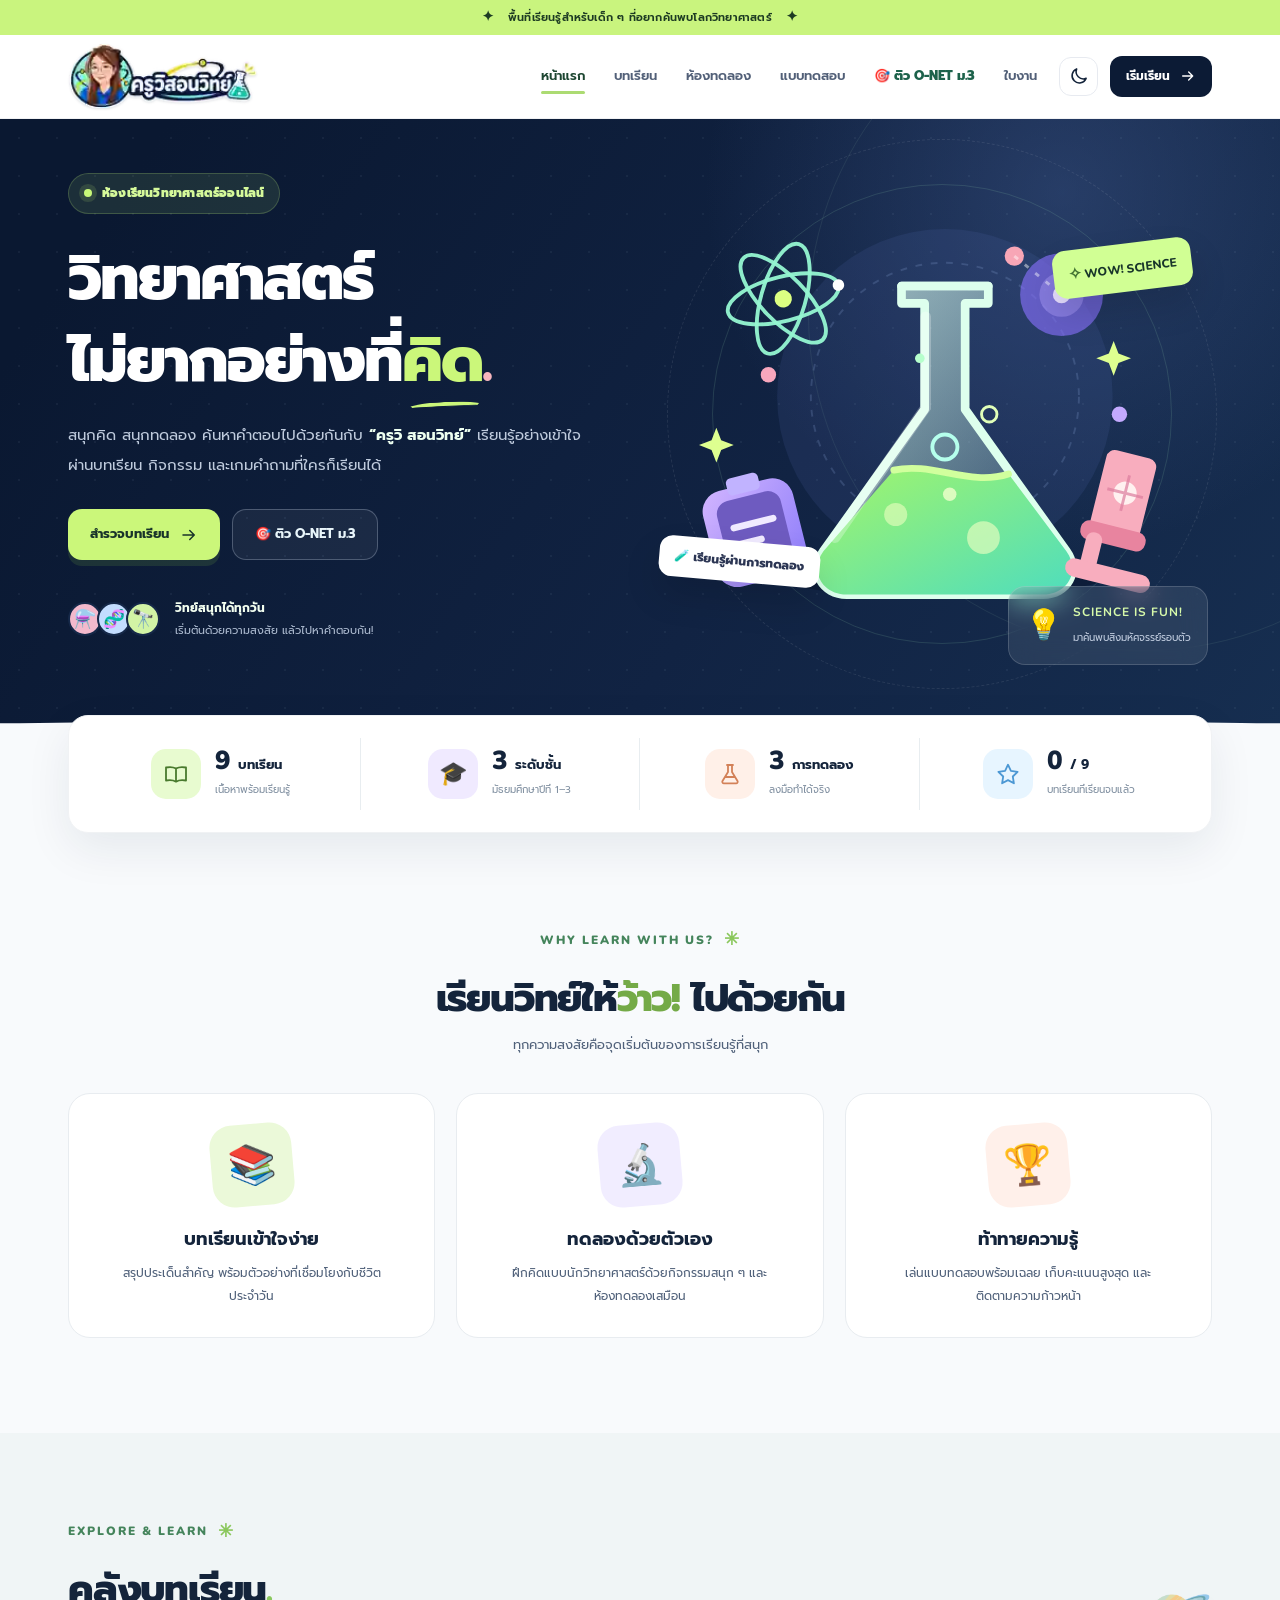
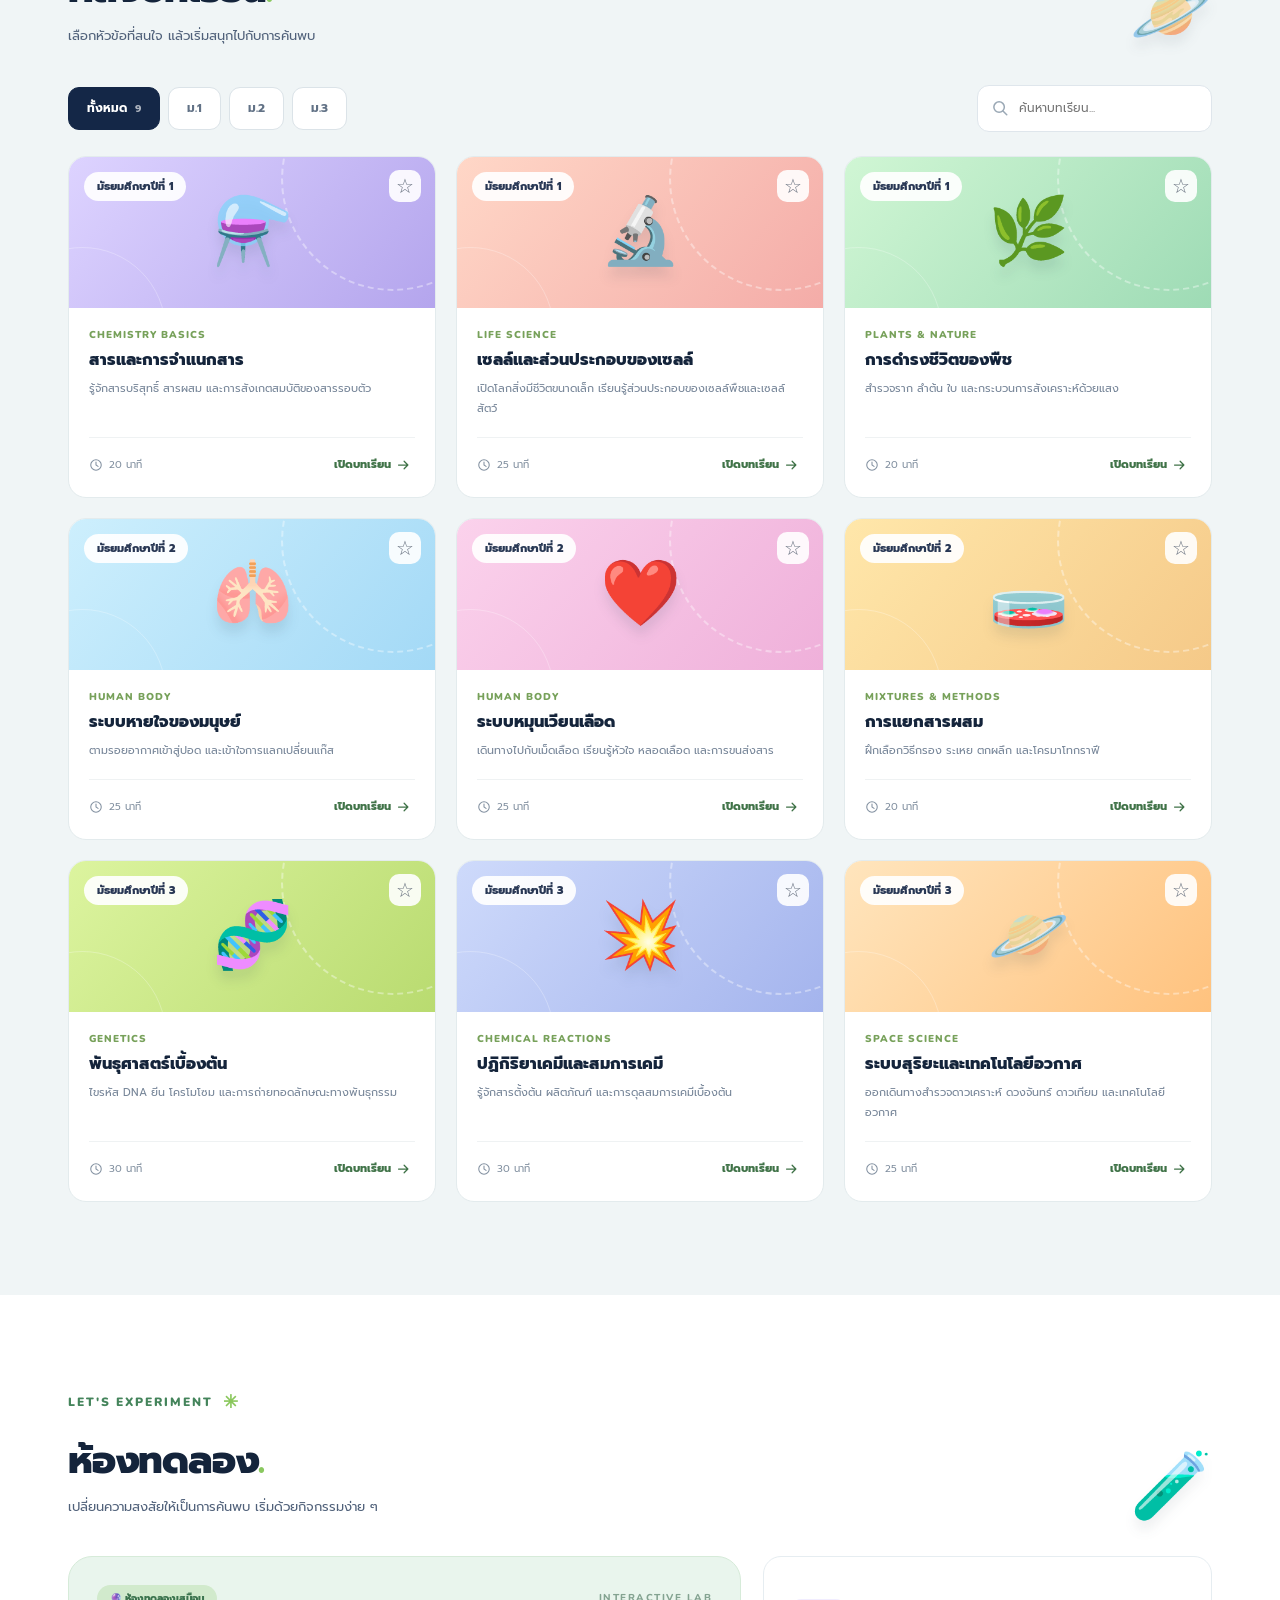
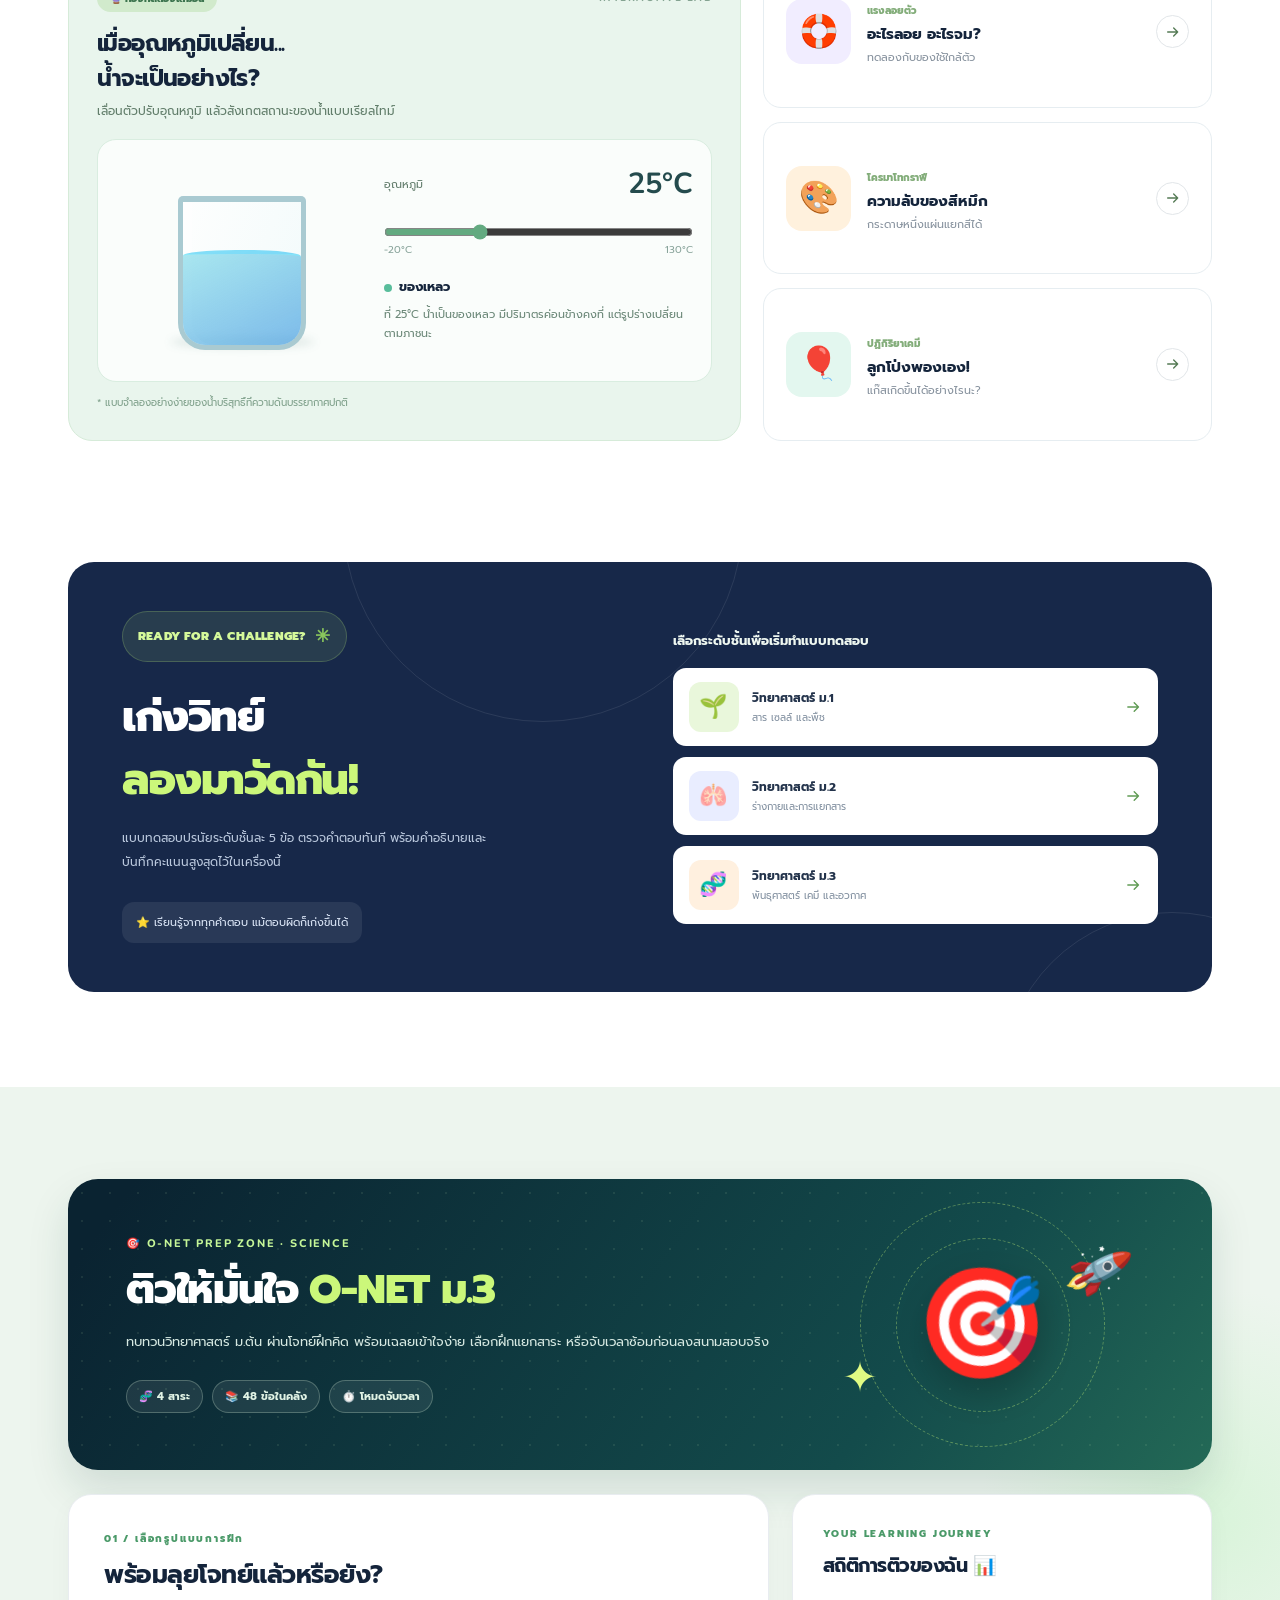
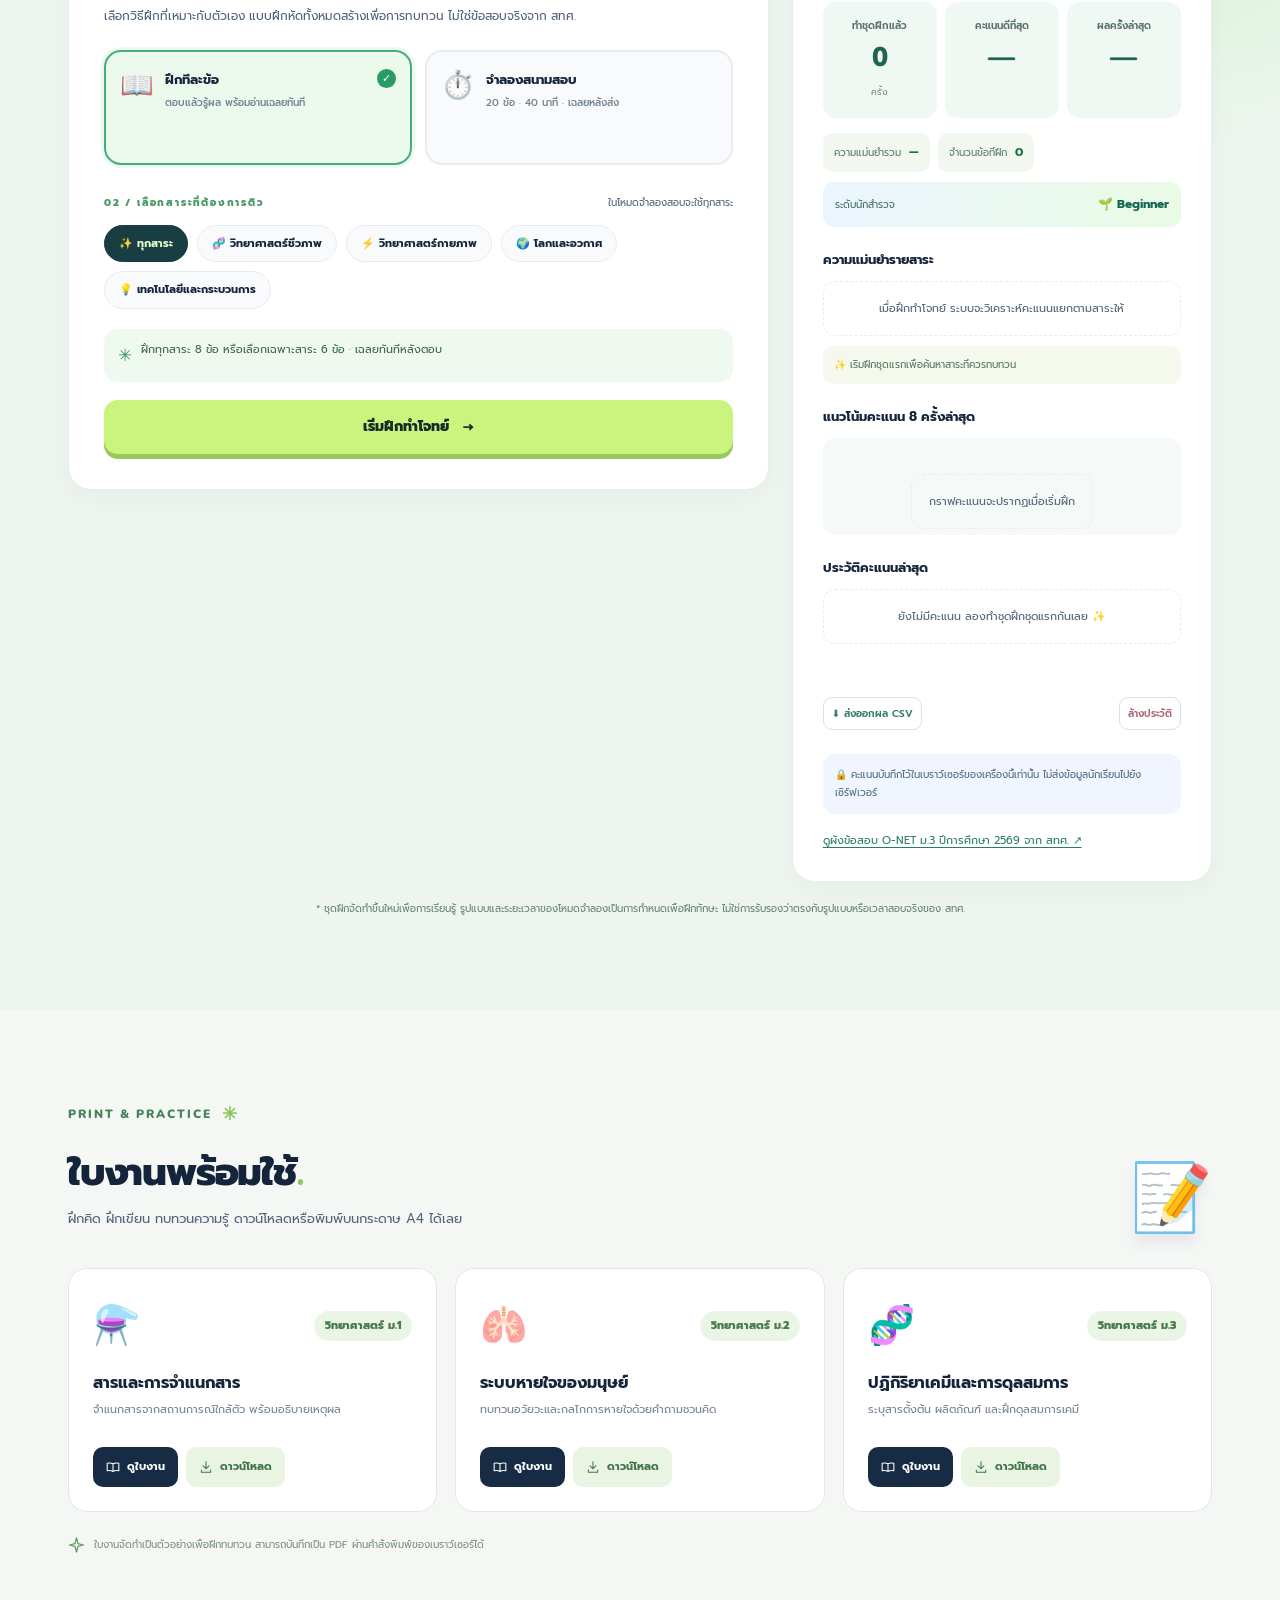
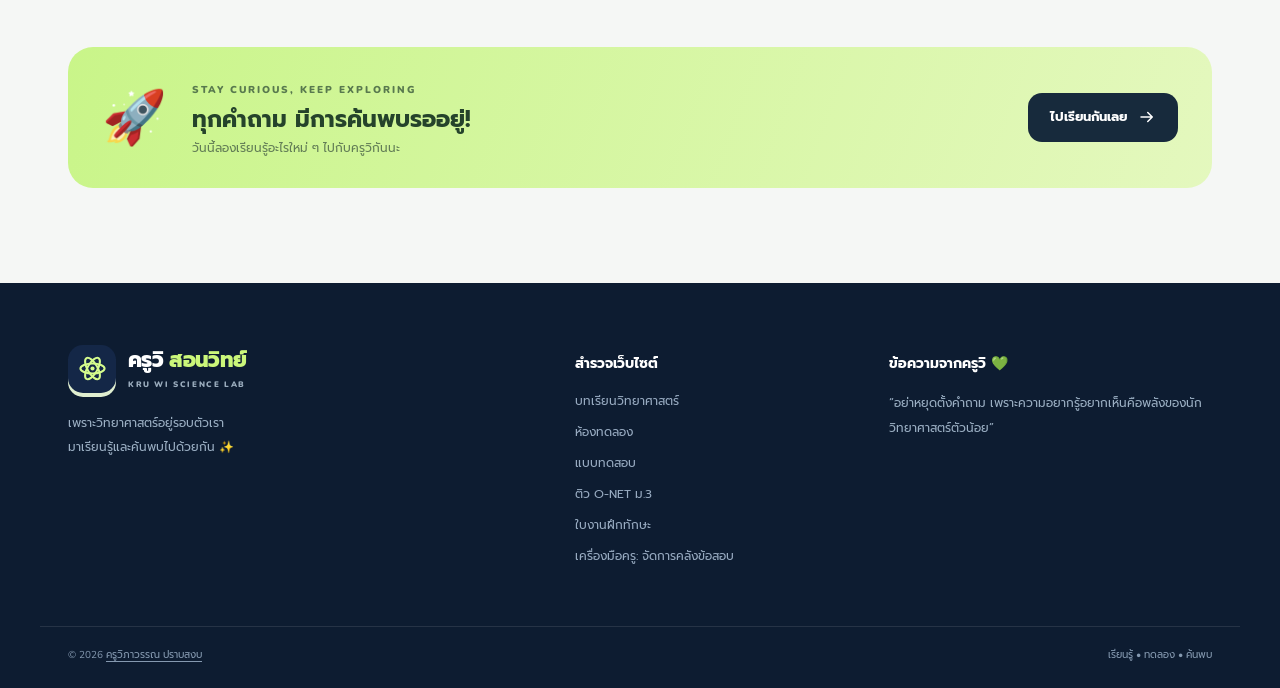
<file: index.html>
<!doctype html>
<html lang="th">
<head>
  <meta charset="utf-8">
  <meta name="viewport" content="width=device-width, initial-scale=1">
  <meta name="theme-color" content="#0b1933">
  <meta name="description" content="ครูวิ สอนวิทย์ เว็บไซต์เรียนรู้วิทยาศาสตร์ ม.1–ม.3 พร้อมบทเรียน ห้องทดลอง แบบทดสอบ ติว O-NET ม.3 และใบงาน">
  <meta property="og:title" content="ครูวิ สอนวิทย์ | สนุกคิด สนุกทดลอง">
  <meta property="og:description" content="ห้องเรียนวิทยาศาสตร์ออนไลน์ เรียนง่าย เข้าใจจริง ทดลองได้ทุกวัน">
  <title>ครูวิ สอนวิทย์ | สนุกคิด สนุกทดลอง</title>
  <link rel="icon" type="image/webp" href="logo-emblem.webp?v=1">
  <link rel="manifest" href="site.webmanifest">
  <meta property="og:image" content="https://kruwi-science.pages.dev/logo-horizontal.webp">
  <link rel="preconnect" href="https://fonts.googleapis.com">
  <link rel="preconnect" href="https://fonts.gstatic.com" crossorigin>
  <link href="https://fonts.googleapis.com/css2?family=Prompt:wght@400;500;600;700;800&family=Nunito:wght@500;600;700;800;900&display=swap" rel="stylesheet">
  <link rel="stylesheet" href="styles.css">
  <link rel="stylesheet" href="onet.css">
  <script defer src="app.js"></script>
  <script defer src="onet-bank.js"></script>
  <script defer src="onet.js"></script>
</head>
<body>
  <!-- SVG icons supplied locally to keep the website usable without an icon service. -->
  <svg class="svg-sprite" xmlns="http://www.w3.org/2000/svg" aria-hidden="true">
    <symbol id="icon-atom" viewBox="0 0 24 24"><circle cx="12" cy="12" r="1.7" fill="currentColor" stroke="none"/><ellipse cx="12" cy="12" rx="10" ry="4.1" fill="none" stroke="currentColor" stroke-width="1.7"/><ellipse cx="12" cy="12" rx="10" ry="4.1" transform="rotate(60 12 12)" fill="none" stroke="currentColor" stroke-width="1.7"/><ellipse cx="12" cy="12" rx="10" ry="4.1" transform="rotate(-60 12 12)" fill="none" stroke="currentColor" stroke-width="1.7"/></symbol>
    <symbol id="icon-arrow" viewBox="0 0 24 24"><path d="M4 12h15m-6-6 6 6-6 6" fill="none" stroke="currentColor" stroke-width="2" stroke-linecap="round" stroke-linejoin="round"/></symbol>
    <symbol id="icon-book" viewBox="0 0 24 24"><path d="M12 6.5C9 4.8 5.6 4.8 2 5.5v13c3.7-.7 7-.7 10 1.2 3-1.9 6.3-1.9 10-1.2v-13c-3.6-.7-7-.7-10 1zM12 6.5v13.2" fill="none" stroke="currentColor" stroke-width="1.8" stroke-linecap="round" stroke-linejoin="round"/></symbol>
    <symbol id="icon-flask" viewBox="0 0 24 24"><path d="M9 3h6M10 3v7L4.5 19a1.6 1.6 0 0 0 1.4 2.4h12.2a1.6 1.6 0 0 0 1.4-2.4L14 10V3M8 15h8" fill="none" stroke="currentColor" stroke-width="1.8" stroke-linejoin="round" stroke-linecap="round"/></symbol>
    <symbol id="icon-check" viewBox="0 0 24 24"><path d="m5 12 4.5 4.5L19 7" fill="none" stroke="currentColor" stroke-width="2.2" stroke-linecap="round" stroke-linejoin="round"/></symbol>
    <symbol id="icon-search" viewBox="0 0 24 24"><circle cx="10.8" cy="10.8" r="7" fill="none" stroke="currentColor" stroke-width="2"/><path d="m16 16 5 5" fill="none" stroke="currentColor" stroke-width="2" stroke-linecap="round"/></symbol>
    <symbol id="icon-sun" viewBox="0 0 24 24"><circle cx="12" cy="12" r="4" fill="none" stroke="currentColor" stroke-width="2"/><path d="M12 2v2m0 16v2M2 12h2m16 0h2M4.9 4.9l1.5 1.5m11.2 11.2 1.5 1.5m0-14.2-1.5 1.5M6.4 17.6l-1.5 1.5" fill="none" stroke="currentColor" stroke-width="2" stroke-linecap="round"/></symbol>
    <symbol id="icon-moon" viewBox="0 0 24 24"><path d="M20.5 14.8A8.7 8.7 0 0 1 9.2 3.5 8.7 8.7 0 1 0 20.5 14.8z" fill="none" stroke="currentColor" stroke-width="1.9" stroke-linejoin="round"/></symbol>
    <symbol id="icon-menu" viewBox="0 0 24 24"><path d="M4 7h16M4 12h16M4 17h16" fill="none" stroke="currentColor" stroke-width="2" stroke-linecap="round"/></symbol>
    <symbol id="icon-close" viewBox="0 0 24 24"><path d="m5 5 14 14M19 5 5 19" fill="none" stroke="currentColor" stroke-width="2" stroke-linecap="round"/></symbol>
    <symbol id="icon-play" viewBox="0 0 24 24"><path d="m8 5 11 7-11 7z" fill="none" stroke="currentColor" stroke-width="2" stroke-linejoin="round"/></symbol>
    <symbol id="icon-star" viewBox="0 0 24 24"><path d="m12 2.7 2.9 6.1 6.7 1-4.8 4.7 1.1 6.8-5.9-3.2-5.9 3.2 1.1-6.8-4.8-4.7 6.7-1z" fill="none" stroke="currentColor" stroke-width="1.8" stroke-linejoin="round"/></symbol>
    <symbol id="icon-clock" viewBox="0 0 24 24"><circle cx="12" cy="12" r="9" fill="none" stroke="currentColor" stroke-width="1.8"/><path d="M12 7v5l3.5 2.3" fill="none" stroke="currentColor" stroke-width="1.8" stroke-linecap="round"/></symbol>
    <symbol id="icon-printer" viewBox="0 0 24 24"><path d="M6 9V3h12v6M6 17H4a2 2 0 0 1-2-2v-5a2 2 0 0 1 2-2h16a2 2 0 0 1 2 2v5a2 2 0 0 1-2 2h-2M6 14h12v8H6zM17.5 11h.5" fill="none" stroke="currentColor" stroke-width="1.8" stroke-linecap="round" stroke-linejoin="round"/></symbol>
    <symbol id="icon-spark" viewBox="0 0 24 24"><path d="m12 2 2.1 7.9L22 12l-7.9 2.1L12 22l-2.1-7.9L2 12l7.9-2.1z" fill="none" stroke="currentColor" stroke-width="1.8" stroke-linejoin="round"/></symbol>
    <symbol id="icon-download" viewBox="0 0 24 24"><path d="M12 3v12m-5-5 5 5 5-5M4 17v4h16v-4" fill="none" stroke="currentColor" stroke-width="1.8" stroke-linecap="round" stroke-linejoin="round"/></symbol>
  </svg>

  <div class="announcement"><span class="tiny-spark">✦</span> พื้นที่เรียนรู้สำหรับเด็ก ๆ ที่อยากค้นพบโลกวิทยาศาสตร์ <span class="tiny-spark">✦</span></div>
  <header class="site-header" id="top">
    <div class="container header-inner">
      <a class="brand" href="#home" aria-label="ครูวิ สอนวิทย์ หน้าแรก">
        <img class="brand-logo" src="logo-horizontal.webp" width="180" height="60" alt="ครูวิสอนวิทย์" decoding="async">
      </a>
      <nav class="main-nav" id="mainNav" aria-label="เมนูหลัก">
        <a href="#home" class="nav-link is-active">หน้าแรก</a>
        <a href="#lessons" class="nav-link">บทเรียน</a>
        <a href="#lab" class="nav-link">ห้องทดลอง</a>
        <a href="#quiz" class="nav-link">แบบทดสอบ</a>
        <a href="#onet" class="nav-link nav-onet">🎯 ติว O-NET ม.3</a>
        <a href="#worksheets" class="nav-link">ใบงาน</a>
      </nav>
      <div class="header-actions">
        <button type="button" id="themeToggle" class="icon-button theme-button" aria-label="เปลี่ยนโหมดสี" title="เปลี่ยนโหมดสี"><svg class="i"><use href="#icon-moon"/></svg></button>
        <a href="#lessons" class="header-cta">เริ่มเรียน <svg class="i"><use href="#icon-arrow"/></svg></a>
        <button type="button" id="menuToggle" class="icon-button mobile-menu-button" aria-label="เปิดเมนู" aria-expanded="false" aria-controls="mainNav"><svg class="i"><use href="#icon-menu"/></svg></button>
      </div>
    </div>
  </header>

  <main>
    <section id="home" class="hero section-anchor">
      <div class="hero-noise"></div>
      <div class="container hero-grid">
        <div class="hero-content">
          <div class="eyebrow hero-eyebrow"><span class="eyebrow-dot"></span> ห้องเรียนวิทยาศาสตร์ออนไลน์</div>
          <h1>วิทยาศาสตร์<br>ไม่ยากอย่างที่<span class="highlight-text">คิด<span class="under-swoosh"></span></span><span class="heading-dot">.</span></h1>
          <p class="hero-description">สนุกคิด สนุกทดลอง ค้นหาคำตอบไปด้วยกันกับ <strong>“ครูวิ สอนวิทย์”</strong> เรียนรู้อย่างเข้าใจ ผ่านบทเรียน กิจกรรม และเกมคำถามที่ใครก็เรียนได้</p>
          <div class="hero-buttons"><a class="btn btn-lime" href="#lessons">สำรวจบทเรียน <svg class="i"><use href="#icon-arrow"/></svg></a><a class="btn btn-outline-light" href="#onet">🎯 ติว O-NET ม.3</a></div>
          <div class="hero-social-proof"><div class="mini-avatars"><span>⚗️</span><span>🧬</span><span>🔭</span></div><div><strong>วิทย์สนุกได้ทุกวัน</strong><small>เริ่มต้นด้วยความสงสัย แล้วไปหาคำตอบกัน!</small></div></div>
        </div>
        <div class="hero-art" role="img" aria-label="ภาพประกอบขวดทดลองวิทยาศาสตร์ กล้องจุลทรรศน์ และวงโคจรอะตอม">
          <div class="orbit orbit-one"></div><div class="orbit orbit-two"></div>
          <div class="floating-label float-a"><span class="label-icon">✧</span> WOW! SCIENCE</div>
          <div class="floating-label float-b">🧪 <span>เรียนรู้ผ่านการทดลอง</span></div>
          <div class="hero-illustration">
            <svg viewBox="0 0 560 490" xmlns="http://www.w3.org/2000/svg" aria-hidden="true">
              <defs><linearGradient id="liquid" x1="0" y1="0" x2="1" y2="1"><stop stop-color="#a3f56a"/><stop offset="1" stop-color="#4fddbd"/></linearGradient><linearGradient id="glass" x1="0" y1="0" x2="1" y2="1"><stop stop-color="#defff2" stop-opacity=".7"/><stop offset="1" stop-color="#c2f9e5" stop-opacity=".08"/></linearGradient><linearGradient id="purple" x1="0" y1="0" x2="1" y2="1"><stop stop-color="#d2b5ff"/><stop offset="1" stop-color="#8b7bfa"/></linearGradient><filter id="glow"><feGaussianBlur stdDeviation="13"/></filter></defs>
              <ellipse cx="277" cy="412" rx="179" ry="23" fill="#09152c" opacity=".55"/>
              <circle cx="283" cy="228" r="174" fill="#5e73be" opacity=".13"/><circle cx="283" cy="228" r="139" fill="none" stroke="#aac6fc" stroke-opacity=".17" stroke-dasharray="7 9" stroke-width="2"/>
              <g transform="translate(38 12) rotate(-14 80 125)"><ellipse cx="80" cy="114" rx="59" ry="23" fill="none" stroke="#95f7d2" stroke-width="4" opacity=".95"/><ellipse cx="80" cy="114" rx="59" ry="23" transform="rotate(60 80 114)" fill="none" stroke="#95f7d2" stroke-width="4" opacity=".95"/><ellipse cx="80" cy="114" rx="59" ry="23" transform="rotate(-60 80 114)" fill="none" stroke="#95f7d2" stroke-width="4" opacity=".95"/><circle cx="80" cy="114" r="9" fill="#dcff82"/><circle cx="139" cy="114" r="6" fill="#ffffff"/></g>
              <g transform="translate(303 18)"><circle cx="101" cy="104" r="43" fill="#846ff8" opacity=".65"/><circle cx="101" cy="104" r="23" fill="#b6a6ff" opacity=".38"/><circle cx="101" cy="104" r="9" fill="#e6deff"/><circle cx="52" cy="64" r="10" fill="#f8a6b6"/><circle cx="160" cy="63" r="6" fill="#a4f4d6"/><path d="M52 64 101 104 160 63" stroke="white" stroke-opacity=".45" stroke-width="3" stroke-dasharray="5 9" fill="none"/></g>
              <g transform="translate(120 65)"><path d="M118 48h90v18h-24v110l105 147c15 21 1 45-24 45H61c-25 0-39-24-24-45l105-147V66h-24z" fill="url(#glass)" stroke="#ddffed" stroke-width="9" stroke-linejoin="round"/><path d="M110 239c40-9 78 17 119 4l60 80c15 21 1 45-24 45H61c-25 0-39-24-24-45z" fill="url(#liquid)"/><path d="M110 239c40-9 78 17 119 4" fill="none" stroke="#d1ff9d" stroke-width="7" stroke-linecap="round"/><path d="M143 80v94L49 309" fill="none" stroke="white" stroke-opacity=".28" stroke-width="11" stroke-linecap="round"/><circle cx="112" cy="285" r="12" fill="#ecffbf" opacity=".6"/><circle cx="203" cy="309" r="17" fill="#eaffc0" opacity=".65"/><circle cx="168" cy="264" r="7" fill="#f1ffcd" opacity=".8"/><circle cx="163" cy="215" r="13" fill="none" stroke="#b5ffec" stroke-width="4"/><circle cx="209" cy="181" r="8" fill="none" stroke="#e1ffb9" stroke-width="3"/><circle cx="137" cy="123" r="5" fill="#b6ffcc"/><path d="M118 48h90" stroke="#ddffed" stroke-width="9" stroke-linecap="round"/></g>
              <g transform="translate(18 305) rotate(-14 67 60)"><rect x="19" y="13" width="96" height="102" rx="22" fill="url(#purple)"/><rect x="33" y="25" width="68" height="74" rx="14" fill="#6e5bc0"/><path d="M47 54h42M47 72h25" stroke="#f0eaff" stroke-width="7" stroke-linecap="round"/><rect x="50" y="3" width="34" height="18" rx="5" fill="#c1b3ff"/></g>
              <g transform="translate(417 286) rotate(14 50 70)"><rect x="18" y="1" width="53" height="91" rx="9" fill="#f8adbe"/><rect x="10" y="78" width="69" height="20" rx="9" fill="#e8849f"/><rect x="18" y="89" width="17" height="45" rx="8" fill="#f8adbe"/><rect x="4" y="120" width="90" height="19" rx="10" fill="#f8adbe"/><circle cx="46" cy="42" r="12" fill="#fff1f0"/><path d="M46 23v38M27 42h38" stroke="#dc7d9e" stroke-width="3" opacity=".7"/></g>
              <g fill="#deff90"><path d="m46 260 5 13 13 5-13 5-5 13-5-13-13-5 13-5z"/><path d="m458 170 5 13 13 5-13 5-5 13-5-13-13-5 13-5z"/></g><circle cx="464" cy="246" r="8" fill="#c4aaff"/><circle cx="100" cy="205" r="8" fill="#f8a7bd"/><circle cx="476" cy="100" r="5" fill="#e4ffac"/>
            </svg>
          </div>
          <div class="hero-art-caption"><span class="caption-emoji">💡</span><span><strong>SCIENCE IS FUN!</strong><small>มาค้นพบสิ่งมหัศจรรย์รอบตัว</small></span></div>
        </div>
      </div>
      <div class="hero-bottom-curve"></div>
    </section>

    <section class="container stats-wrap" aria-label="ข้อมูลเว็บไซต์">
      <div class="stats-strip">
        <div class="stat-item"><div class="stat-icon stat-lime"><svg class="i"><use href="#icon-book"/></svg></div><div><strong>9 <span>บทเรียน</span></strong><small>เนื้อหาพร้อมเรียนรู้</small></div></div>
        <div class="stat-item"><div class="stat-icon stat-purple">🎓</div><div><strong>3 <span>ระดับชั้น</span></strong><small>มัธยมศึกษาปีที่ 1–3</small></div></div>
        <div class="stat-item"><div class="stat-icon stat-peach"><svg class="i"><use href="#icon-flask"/></svg></div><div><strong>3 <span>การทดลอง</span></strong><small>ลงมือทำได้จริง</small></div></div>
        <div class="stat-item"><div class="stat-icon stat-blue"><svg class="i"><use href="#icon-star"/></svg></div><div><strong id="completedCount">0 <span>/ 9</span></strong><small>บทเรียนที่เรียนจบแล้ว</small></div></div>
      </div>
    </section>

    <section class="section section-features">
      <div class="container"><div class="section-head center"><div class="eyebrow eyebrow-center">WHY LEARN WITH US? <span>✳</span></div><h2>เรียนวิทย์ให้<span class="text-lime-on-light">ว้าว!</span> ไปด้วยกัน</h2><p>ทุกความสงสัยคือจุดเริ่มต้นของการเรียนรู้ที่สนุก</p></div>
      <div class="feature-grid">
        <article class="feature-card"><div class="feature-emoji f-1">📚</div><h3>บทเรียนเข้าใจง่าย</h3><p>สรุปประเด็นสำคัญ พร้อมตัวอย่างที่เชื่อมโยงกับชีวิตประจำวัน</p></article>
        <article class="feature-card"><div class="feature-emoji f-2">🔬</div><h3>ทดลองด้วยตัวเอง</h3><p>ฝึกคิดแบบนักวิทยาศาสตร์ด้วยกิจกรรมสนุก ๆ และห้องทดลองเสมือน</p></article>
        <article class="feature-card"><div class="feature-emoji f-3">🏆</div><h3>ท้าทายความรู้</h3><p>เล่นแบบทดสอบพร้อมเฉลย เก็บคะแนนสูงสุด และติดตามความก้าวหน้า</p></article>
      </div></div>
    </section>

    <section id="lessons" class="section section-lessons section-anchor">
      <div class="container">
        <div class="section-head split-head"><div><div class="eyebrow">EXPLORE & LEARN <span>✳</span></div><h2>คลังบทเรียน<span class="title-dot">.</span></h2><p>เลือกหัวข้อที่สนใจ แล้วเริ่มสนุกไปกับการค้นพบ</p></div><div class="section-head-decoration">🪐</div></div>
        <div class="lesson-toolbar"><div class="filter-pills" role="group" aria-label="กรองบทเรียนตามระดับชั้น"><button class="filter-pill active" type="button" data-grade="all" aria-pressed="true">ทั้งหมด <span>9</span></button><button class="filter-pill" type="button" data-grade="1" aria-pressed="false">ม.1</button><button class="filter-pill" type="button" data-grade="2" aria-pressed="false">ม.2</button><button class="filter-pill" type="button" data-grade="3" aria-pressed="false">ม.3</button></div><label class="search-box"><svg class="i"><use href="#icon-search"/></svg><input id="lessonSearch" type="search" placeholder="ค้นหาบทเรียน..." autocomplete="off" aria-label="ค้นหาบทเรียน"></label></div>
        <div id="lessonGrid" class="lesson-grid" aria-live="polite"></div><div id="noLessons" class="empty-state" hidden>🔎 ไม่พบบทเรียนที่ค้นหา ลองใช้คำค้นอื่นดูนะ</div>
      </div>
    </section>

    <section id="lab" class="section section-lab section-anchor">
      <div class="container"><div class="section-head split-head"><div><div class="eyebrow">LET'S EXPERIMENT <span>✳</span></div><h2>ห้องทดลอง<span class="title-dot">.</span></h2><p>เปลี่ยนความสงสัยให้เป็นการค้นพบ เริ่มด้วยกิจกรรมง่าย ๆ</p></div><div class="section-head-decoration">🧪</div></div>
        <div class="lab-grid">
          <article class="lab-card lab-card-main"><div class="lab-card-top"><span class="pill-soft">🔮 ห้องทดลองเสมือน</span><span class="small-muted">INTERACTIVE LAB</span></div><h3>เมื่ออุณหภูมิเปลี่ยน...<br>น้ำจะเป็นอย่างไร?</h3><p>เลื่อนตัวปรับอุณหภูมิ แล้วสังเกตสถานะของน้ำแบบเรียลไทม์</p>
            <div class="simulator"><div class="sim-visual" id="simVisual"><div class="sim-bubbles"><i></i><i></i><i></i><i></i></div><div class="sim-cup"><div class="sim-liquid"></div><div class="sim-ice">❄</div><div class="sim-vapor">♨</div></div></div>
              <div class="sim-controls"><div class="sim-temp-label"><span>อุณหภูมิ</span><strong><span id="temperatureValue">25</span>°C</strong></div><input id="temperatureSlider" type="range" min="-20" max="130" step="1" value="25" aria-label="ปรับอุณหภูมิของน้ำ"><div class="temp-legend"><span>−20°C</span><span>130°C</span></div><div class="sim-state"><span class="state-dot"></span><strong id="waterState">ของเหลว</strong></div><p id="waterExplanation" class="sim-description">ที่ 25°C น้ำอยู่ในสถานะของเหลว ไหลและเปลี่ยนรูปร่างตามภาชนะ</p></div>
            </div><div class="sim-footnote">* แบบจำลองอย่างง่ายของน้ำบริสุทธิ์ที่ความดันบรรยากาศปกติ</div></article>
          <div class="lab-small-grid" id="experimentGrid"></div>
        </div>
      </div>
    </section>

    <section id="quiz" class="section section-quiz section-anchor"><div class="container"><div class="quiz-panel"><div class="quiz-panel-deco d1"></div><div class="quiz-panel-deco d2"></div><div class="quiz-copy"><div class="eyebrow hero-eyebrow">READY FOR A CHALLENGE? <span>✳</span></div><h2>เก่งวิทย์<br><em>ลองมาวัดกัน!</em></h2><p>แบบทดสอบปรนัยระดับชั้นละ 5 ข้อ ตรวจคำตอบทันที พร้อมคำอธิบายและบันทึกคะแนนสูงสุดไว้ในเครื่องนี้</p><div class="quiz-motivation">⭐ เรียนรู้จากทุกคำตอบ แม้ตอบผิดก็เก่งขึ้นได้</div></div><div class="quiz-choice-area"><p class="quiz-choice-heading">เลือกระดับชั้นเพื่อเริ่มทำแบบทดสอบ</p><div class="quiz-levels" id="quizLevels"><button class="quiz-level" data-quiz="1" type="button"><span class="quiz-level-icon">🌱</span><span><strong>วิทยาศาสตร์ ม.1</strong><small>สาร เซลล์ และพืช</small></span><svg class="i"><use href="#icon-arrow"/></svg></button><button class="quiz-level" data-quiz="2" type="button"><span class="quiz-level-icon">🫁</span><span><strong>วิทยาศาสตร์ ม.2</strong><small>ร่างกายและการแยกสาร</small></span><svg class="i"><use href="#icon-arrow"/></svg></button><button class="quiz-level" data-quiz="3" type="button"><span class="quiz-level-icon">🧬</span><span><strong>วิทยาศาสตร์ ม.3</strong><small>พันธุศาสตร์ เคมี และอวกาศ</small></span><svg class="i"><use href="#icon-arrow"/></svg></button></div></div></div></div></section>


    <section id="onet" class="section section-onet section-anchor" aria-labelledby="onet-heading">
      <div class="container">
        <div class="onet-spotlight">
          <div class="onet-spotlight-copy">
            <div class="onet-eyebrow">🎯 O-NET PREP ZONE · SCIENCE</div>
            <h2 id="onet-heading">ติวให้มั่นใจ <span>O-NET ม.3</span></h2>
            <p>ทบทวนวิทยาศาสตร์ ม.ต้น ผ่านโจทย์ฝึกคิด พร้อมเฉลยเข้าใจง่าย เลือกฝึกแยกสาระ หรือจับเวลาซ้อมก่อนลงสนามสอบจริง</p>
            <div class="onet-quick-facts"><span>🧬 4 สาระ</span><span>📚 <strong id="onetBankCount">48</strong> ข้อในคลัง</span><span>⏱️ โหมดจับเวลา</span></div>
          </div>
          <div class="onet-target-art" aria-hidden="true"><span class="onet-orbit orbit-big"></span><span class="onet-orbit orbit-small"></span><span class="onet-rocket">🚀</span><span class="onet-main-target">🎯</span><span class="onet-star">✦</span></div>
        </div>

        <div id="onetSetup" class="onet-layout">
          <div class="onet-setup-card">
            <div class="onet-card-kicker">01 / เลือกรูปแบบการฝึก</div>
            <h3>พร้อมลุยโจทย์แล้วหรือยัง?</h3>
            <p class="onet-muted">เลือกวิธีฝึกที่เหมาะกับตัวเอง แบบฝึกหัดทั้งหมดสร้างเพื่อการทบทวน ไม่ใช่ข้อสอบจริงจาก สทศ.</p>
            <div class="onet-mode-grid" id="onetModes" role="group" aria-label="เลือกรูปแบบการติว">
              <button type="button" data-mode="practice" class="onet-mode active" aria-pressed="true"><span class="onet-mode-icon">📖</span><span class="onet-mode-text"><strong>ฝึกทีละข้อ</strong><small>ตอบแล้วรู้ผล พร้อมอ่านเฉลยทันที</small></span><span class="onet-mode-check">✓</span></button>
              <button type="button" data-mode="mock" class="onet-mode" aria-pressed="false"><span class="onet-mode-icon">⏱️</span><span class="onet-mode-text"><strong>จำลองสนามสอบ</strong><small>20 ข้อ · 40 นาที · เฉลยหลังส่ง</small></span><span class="onet-mode-check">✓</span></button>
            </div>
            <div class="onet-topic-head"><div class="onet-card-kicker">02 / เลือกสาระที่ต้องการติว</div><small>ในโหมดจำลองสอบจะใช้ทุกสาระ</small></div>
            <div id="onetTopics" class="onet-topic-list" role="group" aria-label="เลือกสาระการเรียนรู้"></div>
            <div class="onet-mode-summary"><span>✳</span><span id="onetModeInfo">ฝึกทุกสาระ 8 ข้อ หรือเลือกเฉพาะสาระ 6 ข้อ · เฉลยทันทีหลังตอบ</span></div>
            <button id="onetStart" type="button" class="onet-start">เริ่มฝึกทำโจทย์ <span aria-hidden="true">→</span></button>
          </div>
          <aside class="onet-dashboard" aria-label="สถิติการฝึก O-NET ม.3">
            <div class="onet-card-kicker">YOUR LEARNING JOURNEY</div><h3>สถิติการติวของฉัน 📊</h3>
            <div class="onet-stat-grid"><div class="onet-stat"><span>ทำชุดฝึกแล้ว</span><strong id="onetAttempts">0</strong><small>ครั้ง</small></div><div class="onet-stat"><span>คะแนนดีที่สุด</span><strong id="onetBest">—</strong></div><div class="onet-stat"><span>ผลครั้งล่าสุด</span><strong id="onetLast">—</strong></div></div>
            <div class="onet-secondary-metrics"><span>ความแม่นยำรวม <strong id="onetAverage">—</strong></span><span>จำนวนข้อที่ฝึก <strong id="onetSolved">0</strong></span></div><div class="onet-achievement"><span>ระดับนักสำรวจ</span><strong id="onetBadge">🌱 Beginner</strong></div><h4>ความแม่นยำรายสาระ</h4><div id="onetStrengths"></div><p id="onetAdvice" class="onet-advice"></p><h4>แนวโน้มคะแนน 8 ครั้งล่าสุด</h4><div class="onet-history-trend" id="onetTrend"></div><h4>ประวัติคะแนนล่าสุด</h4><div id="onetHistory" class="onet-history" aria-live="polite"></div><div class="onet-history-actions"><button type="button" id="onetExport">⬇ ส่งออกผล CSV</button><button type="button" id="onetClearHistory">ล้างประวัติ</button></div>
            <div class="onet-privacy-note">🔒 คะแนนบันทึกไว้ในเบราว์เซอร์ของเครื่องนี้เท่านั้น ไม่ส่งข้อมูลนักเรียนไปยังเซิร์ฟเวอร์</div>
            <a class="onet-official-link" href="https://www.niets.or.th/th/catalog/view/213" target="_blank" rel="noopener noreferrer">ดูผังข้อสอบ O-NET ม.3 ปีการศึกษา 2569 จาก สทศ. ↗</a>
          </aside>
        </div>

        <div id="onetTest" class="onet-test" hidden>
          <div class="onet-test-bar"><div><span class="onet-card-kicker" id="onetQuestionGrade">O-NET ม.3</span><div class="onet-test-status"><strong id="onetQuestionProgress">ข้อ 1 จาก 20</strong><span id="onetAnsweredCount">ตอบแล้ว 0/20 ข้อ</span></div></div><div id="onetTimerWrap" class="onet-timer" hidden><span>⏱️ เวลาคงเหลือ</span><strong id="onetTime">40:00</strong></div><button id="onetQuit" type="button" class="onet-quit">ออกจากชุดฝึก ×</button></div>
          <div class="onet-progress"><span id="onetProgressFill"></span></div>
          <div class="onet-question-card"><span class="onet-question-topic" id="onetQuestionTopic">🧬 วิทยาศาสตร์ชีวภาพ</span><h3 id="onetQuestionTitle"></h3><div id="onetOptions" class="onet-options" role="group" aria-label="ตัวเลือกคำตอบ"></div><div id="onetAnswerBox" class="onet-explanation" hidden aria-live="polite"></div>
            <div class="onet-question-actions"><button id="onetBack" type="button" class="onet-secondary-btn">← ข้อก่อนหน้า</button><button id="onetNext" type="button" class="onet-primary-btn">ข้อต่อไป →</button></div>
          </div>
          <div class="onet-nav-wrap"><span>เลือกไปยังข้อที่ต้องการ</span><div id="onetNavigator" class="onet-navigator" aria-label="หมายเลขข้อสอบ"></div></div>
        </div>

        <div id="onetResult" class="onet-results" hidden aria-live="polite">
          <div class="onet-result-card"><div class="onet-result-emoji" id="onetResultEmoji">🏆</div><span class="onet-card-kicker">MISSION COMPLETE</span><h3>ทำชุดฝึกสำเร็จ!</h3><div class="onet-score-line"><strong id="onetScore">0/20</strong><span id="onetPercent">0%</span></div><p id="onetResultDescription"></p><div class="onet-elapsed" id="onetElapsed"></div><div class="onet-result-actions"><button id="onetTryAgain" type="button" class="onet-primary-btn">🔄 ลองชุดใหม่</button><button id="onetBackToSetup" type="button" class="onet-secondary-btn">เปลี่ยนโหมดฝึก</button></div></div>
          <div class="onet-results-two"><div class="onet-result-panel"><h4>📊 วิเคราะห์คะแนนตามสาระ</h4><div id="onetTopicReport" class="onet-topic-report"></div></div><div class="onet-result-panel"><h4>📝 ตรวจคำตอบและเฉลยทุกข้อ</h4><div id="onetReview" class="onet-review"></div></div></div>
        </div>
        <p class="onet-disclaimer">* ชุดฝึกจัดทำขึ้นใหม่เพื่อการเรียนรู้ รูปแบบและระยะเวลาของโหมดจำลองเป็นการกำหนดเพื่อฝึกทักษะ ไม่ใช่การรับรองว่าตรงกับรูปแบบหรือเวลาสอบจริงของ สทศ.</p>
      </div>
    </section>

    <section id="worksheets" class="section section-worksheets section-anchor"><div class="container"><div class="section-head split-head"><div><div class="eyebrow">PRINT & PRACTICE <span>✳</span></div><h2>ใบงานพร้อมใช้<span class="title-dot">.</span></h2><p>ฝึกคิด ฝึกเขียน ทบทวนความรู้ ดาวน์โหลดหรือพิมพ์บนกระดาษ A4 ได้เลย</p></div><div class="section-head-decoration">📝</div></div><div id="worksheetGrid" class="worksheet-grid"></div><div class="worksheet-note"><svg class="i"><use href="#icon-spark"/></svg> ใบงานจัดทำเป็นตัวอย่างเพื่อฝึกทบทวน สามารถบันทึกเป็น PDF ผ่านคำสั่งพิมพ์ของเบราว์เซอร์ได้</div></div></section>

    <section class="closing-banner"><div class="container"><div class="closing-inner"><div class="closing-emoji">🚀</div><div><span class="closing-overline">STAY CURIOUS, KEEP EXPLORING</span><h2>ทุกคำถาม มีการค้นพบรออยู่!</h2><p>วันนี้ลองเรียนรู้อะไรใหม่ ๆ ไปกับครูวิกันนะ</p></div><a class="btn btn-dark" href="#lessons">ไปเรียนกันเลย <svg class="i"><use href="#icon-arrow"/></svg></a></div></div></section>
  </main>

  <footer class="site-footer"><div class="container footer-grid"><div><a class="brand footer-brand" href="#home"><span class="brand-mark"><svg class="i"><use href="#icon-atom"/></svg></span><span class="brand-copy"><strong>ครูวิ <span>สอนวิทย์</span></strong><small>KRU WI SCIENCE LAB</small></span></a><p>เพราะวิทยาศาสตร์อยู่รอบตัวเรา<br>มาเรียนรู้และค้นพบไปด้วยกัน ✨</p></div><div class="footer-links"><strong>สำรวจเว็บไซต์</strong><a href="#lessons">บทเรียนวิทยาศาสตร์</a><a href="#lab">ห้องทดลอง</a><a href="#quiz">แบบทดสอบ</a><a href="#onet">ติว O-NET ม.3</a><a href="#worksheets">ใบงานฝึกทักษะ</a><a href="teacher.html">เครื่องมือครู: จัดการคลังข้อสอบ</a></div><div class="footer-message"><strong>ข้อความจากครูวิ 💚</strong><p>“อย่าหยุดตั้งคำถาม เพราะความอยากรู้อยากเห็นคือพลังของนักวิทยาศาสตร์ตัวน้อย”</p></div></div><div class="container footer-bottom"><span>© <span id="currentYear"></span> <a href="https://www.facebook.com/wiparwun.suprom" target="_blank" rel="noopener noreferrer" aria-label="Facebook ครูวิภาวรรณ ปราบสงบ" style="color:inherit;text-decoration:underline;text-underline-offset:3px">ครูวิภาวรรณ ปราบสงบ</a></span><span>เรียนรู้ • ทดลอง • ค้นพบ</span></div></footer>

  <div id="modalBackdrop" class="modal-backdrop" hidden></div>
  <section class="modal" id="contentModal" role="dialog" aria-modal="true" aria-label="รายละเอียดเนื้อหา" aria-hidden="true" hidden><div class="modal-shell"><button class="modal-close icon-button" id="modalClose" type="button" aria-label="ปิดหน้าต่าง"><svg class="i"><use href="#icon-close"/></svg></button><div id="modalContent" class="modal-body"></div></div></section>
  <div class="toast" id="toast" role="status" aria-live="polite"></div>
  <div id="worksheetPrint" class="worksheet-print"></div>
</body>
</html>
</file>
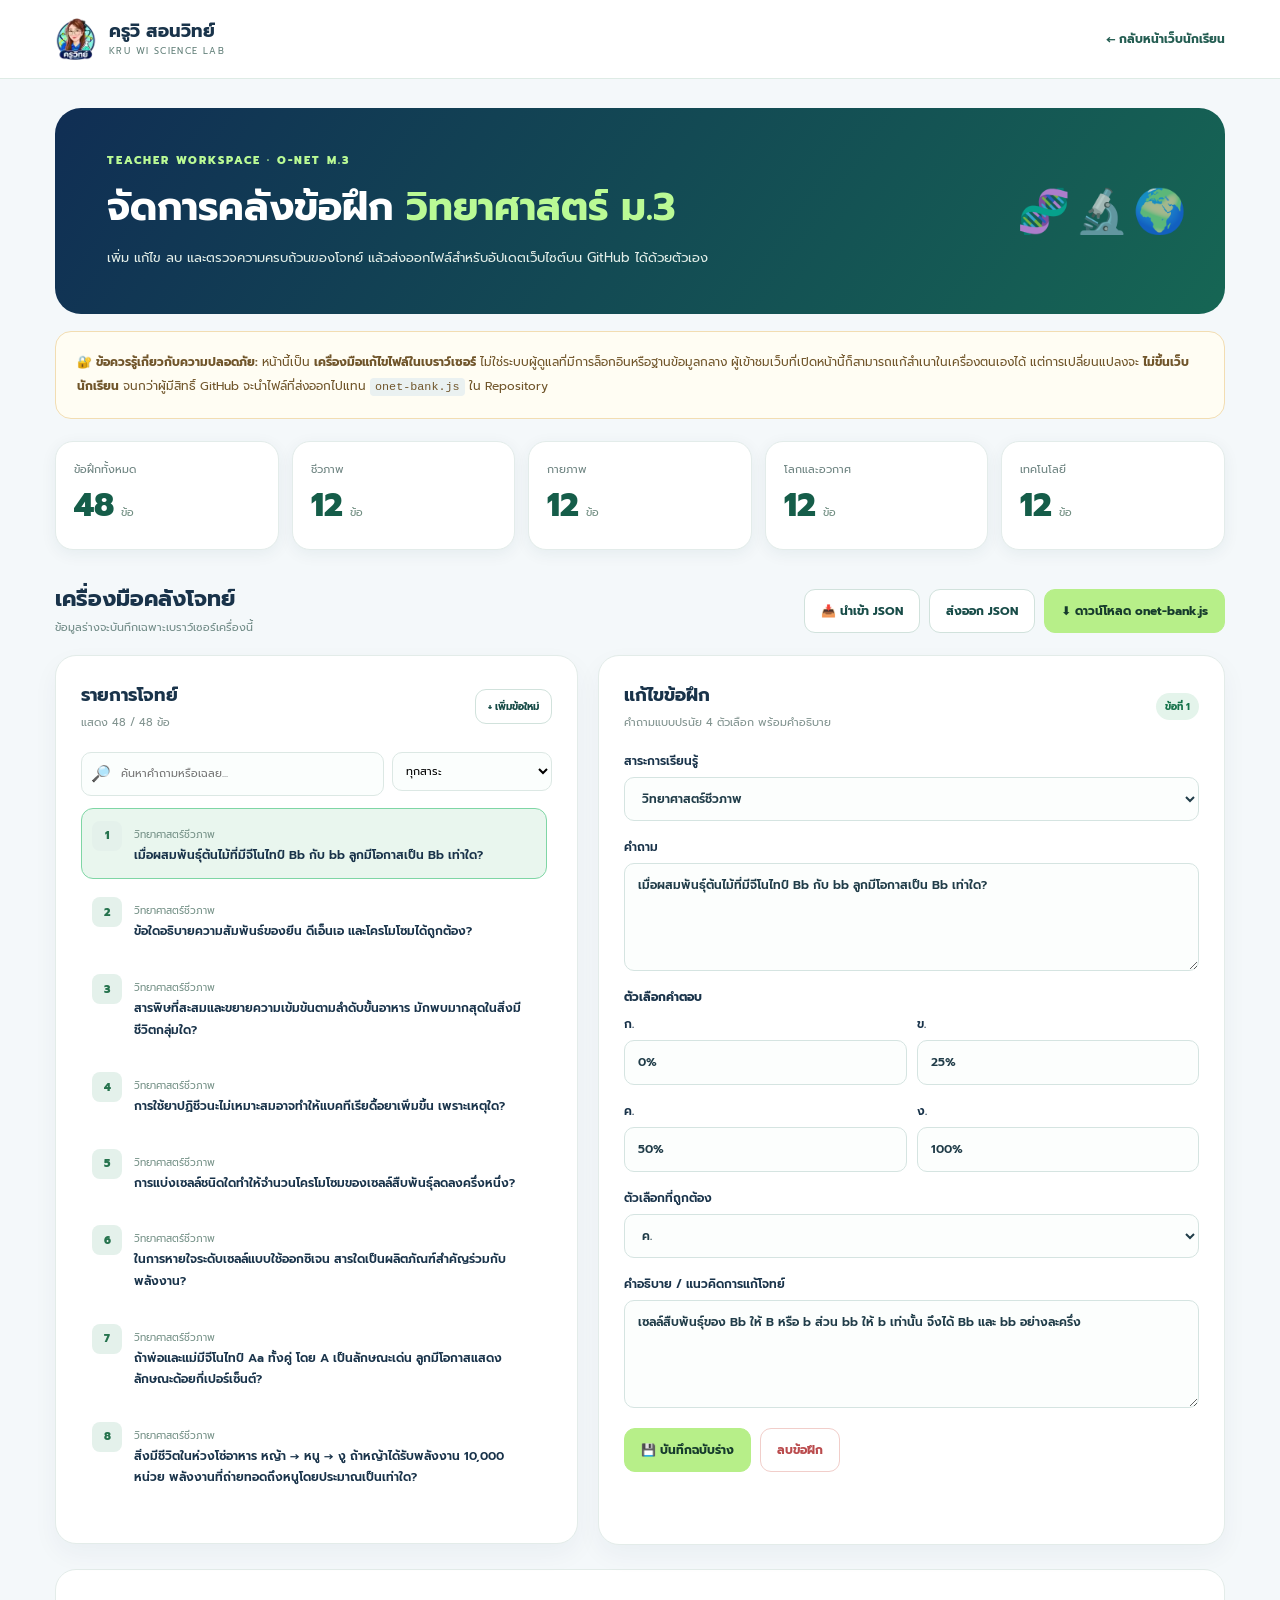
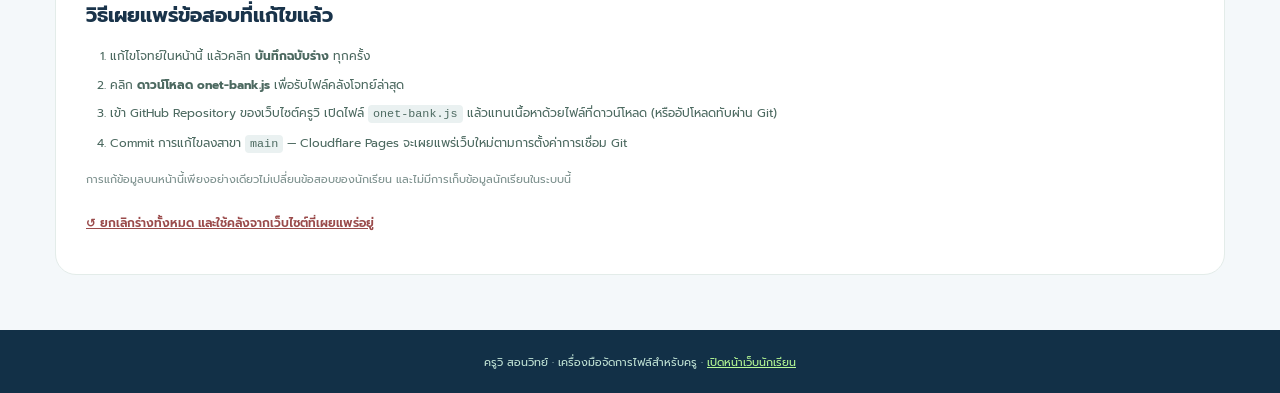
<file: teacher.html>
<!doctype html>
<html lang="th">
<head>
  <meta charset="utf-8">
  <meta name="viewport" content="width=device-width,initial-scale=1">
  <meta name="theme-color" content="#112b53">
  <meta name="description" content="เครื่องมือครูวิ สำหรับเตรียมและส่งออกคลังข้อฝึก O-NET วิทยาศาสตร์ ม.3">
  <title>เครื่องมือสำหรับครู | ครูวิ สอนวิทย์</title>
  <link rel="icon" type="image/webp" href="logo-emblem.webp?v=1">
  <link rel="preconnect" href="https://fonts.googleapis.com">
  <link rel="preconnect" href="https://fonts.gstatic.com" crossorigin>
  <link href="https://fonts.googleapis.com/css2?family=Prompt:wght@400;500;600;700;800&display=swap" rel="stylesheet">
  <link rel="stylesheet" href="teacher.css">
  <script defer src="onet-bank.js"></script>
  <script defer src="teacher.js"></script>
</head>
<body>
  <header class="teacher-header"><div class="container header-inner"><a class="logo" href="index.html#home"><img src="logo-emblem.webp" alt="" width="42" height="42" style="width:42px;height:42px;object-fit:contain"><span><strong>ครูวิ สอนวิทย์</strong><small>KRU WI SCIENCE LAB</small></span></a><a class="back-link" href="index.html#onet">← กลับหน้าเว็บนักเรียน</a></div></header>
  <main class="container">
    <div class="hero"><div class="hero-tag">TEACHER WORKSPACE · O-NET M.3</div><h1>จัดการคลังข้อฝึก <span>วิทยาศาสตร์ ม.3</span></h1><p>เพิ่ม แก้ไข ลบ และตรวจความครบถ้วนของโจทย์ แล้วส่งออกไฟล์สำหรับอัปเดตเว็บไซต์บน GitHub ได้ด้วยตัวเอง</p><div class="hero-orbs" aria-hidden="true"><span>🧬</span><span>🔬</span><span>🌍</span></div></div>
    <div class="notice" role="note"><strong>🔐 ข้อควรรู้เกี่ยวกับความปลอดภัย:</strong> หน้านี้เป็น <strong>เครื่องมือแก้ไขไฟล์ในเบราว์เซอร์</strong> ไม่ใช่ระบบผู้ดูแลที่มีการล็อกอินหรือฐานข้อมูลกลาง ผู้เข้าชมเว็บที่เปิดหน้านี้ก็สามารถแก้สำเนาในเครื่องตนเองได้ แต่การเปลี่ยนแปลงจะ <strong>ไม่ขึ้นเว็บนักเรียน</strong> จนกว่าผู้มีสิทธิ์ GitHub จะนำไฟล์ที่ส่งออกไปแทน <code>onet-bank.js</code> ใน Repository</div>
    <section class="stats" aria-label="จำนวนข้อฝึก"><div class="stat"><span>ข้อฝึกทั้งหมด</span><strong id="totalCount">0</strong><small>ข้อ</small></div><div class="stat"><span>ชีวภาพ</span><strong id="lifeCount">0</strong><small>ข้อ</small></div><div class="stat"><span>กายภาพ</span><strong id="physicalCount">0</strong><small>ข้อ</small></div><div class="stat"><span>โลกและอวกาศ</span><strong id="earthCount">0</strong><small>ข้อ</small></div><div class="stat"><span>เทคโนโลยี</span><strong id="technologyCount">0</strong><small>ข้อ</small></div></section>
    <div class="tools"><div class="tools-label"><h2>เครื่องมือคลังโจทย์</h2><p>ข้อมูลร่างจะบันทึกเฉพาะเบราว์เซอร์เครื่องนี้</p></div><div class="tools-actions"><button type="button" class="button ghost" id="importBtn">📥 นำเข้า JSON</button><input type="file" id="importFile" accept=".json,application/json" hidden><button type="button" class="button ghost" id="exportJson">ส่งออก JSON</button><button type="button" class="button primary" id="exportJs">⬇ ดาวน์โหลด onet-bank.js</button></div></div>
    <div class="workspace">
      <section class="panel list-panel" aria-label="รายการข้อสอบ"><div class="panel-heading"><div><h2>รายการโจทย์</h2><small id="filterSummary">48 ข้อ</small></div><button type="button" class="button mini" id="addQuestion">+ เพิ่มข้อใหม่</button></div><div class="filters"><label class="search-field">🔎 <input id="searchQuestion" type="search" placeholder="ค้นหาคำถามหรือเฉลย..."></label><label><span class="sr-only">กรองสาระ</span><select id="topicFilter"><option value="all">ทุกสาระ</option><option value="life">วิทยาศาสตร์ชีวภาพ</option><option value="physical">วิทยาศาสตร์กายภาพ</option><option value="earth">โลกและอวกาศ</option><option value="technology">เทคโนโลยี</option></select></label></div><div id="questionList" class="question-list" aria-live="polite"></div></section>
      <section class="panel editor-panel" aria-label="แก้ไขข้อสอบ"><div class="panel-heading"><div><h2 id="editTitle">แก้ไขข้อฝึก</h2><small>คำถามแบบปรนัย 4 ตัวเลือก พร้อมคำอธิบาย</small></div><span class="editing-pill" id="editStatus">ข้อที่ 1</span></div>
        <form id="editForm"><label class="form-row">สาระการเรียนรู้<select name="topic" id="editTopic" required><option value="life">วิทยาศาสตร์ชีวภาพ</option><option value="physical">วิทยาศาสตร์กายภาพ</option><option value="earth">โลกและอวกาศ</option><option value="technology">เทคโนโลยีและกระบวนการ</option></select></label><label class="form-row">คำถาม<textarea id="editQuestion" name="question" rows="4" placeholder="เขียนโจทย์ให้ชัดเจน..." required maxlength="1500"></textarea></label><div class="choices-title">ตัวเลือกคำตอบ</div><div class="choice-fields"><label class="form-row">ก. <input id="choice0" required maxlength="500"></label><label class="form-row">ข. <input id="choice1" required maxlength="500"></label><label class="form-row">ค. <input id="choice2" required maxlength="500"></label><label class="form-row">ง. <input id="choice3" required maxlength="500"></label></div><label class="form-row">ตัวเลือกที่ถูกต้อง<select id="editCorrect" required><option value="0">ก.</option><option value="1">ข.</option><option value="2">ค.</option><option value="3">ง.</option></select></label><label class="form-row">คำอธิบาย / แนวคิดการแก้โจทย์<textarea id="editExplanation" rows="4" placeholder="อธิบายว่าทำไมจึงถูกต้อง..." required maxlength="2000"></textarea></label><div class="form-actions"><button type="submit" class="button primary">💾 บันทึกฉบับร่าง</button><button type="button" class="button danger" id="deleteQuestion">ลบข้อฝึก</button></div></form><p id="editorHint" class="editor-hint" role="status" aria-live="polite"></p></section>
    </div>
    <section class="help"><h2>วิธีเผยแพร่ข้อสอบที่แก้ไขแล้ว</h2><ol><li>แก้ไขโจทย์ในหน้านี้ แล้วคลิก <strong>บันทึกฉบับร่าง</strong> ทุกครั้ง</li><li>คลิก <strong>ดาวน์โหลด onet-bank.js</strong> เพื่อรับไฟล์คลังโจทย์ล่าสุด</li><li>เข้า GitHub Repository ของเว็บไซต์ครูวิ เปิดไฟล์ <code>onet-bank.js</code> แล้วแทนเนื้อหาด้วยไฟล์ที่ดาวน์โหลด (หรืออัปโหลดทับผ่าน Git)</li><li>Commit การแก้ไขลงสาขา <code>main</code> — Cloudflare Pages จะเผยแพร่เว็บใหม่ตามการตั้งค่าการเชื่อม Git</li></ol><p>การแก้ข้อมูลบนหน้านี้เพียงอย่างเดียวไม่เปลี่ยนข้อสอบของนักเรียน และไม่มีการเก็บข้อมูลนักเรียนในระบบนี้</p><button type="button" id="resetBank" class="reset-button">↺ ยกเลิกร่างทั้งหมด และใช้คลังจากเว็บไซต์ที่เผยแพร่อยู่</button></section>
  </main>
  <footer>ครูวิ สอนวิทย์ · เครื่องมือจัดการไฟล์สำหรับครู · <a href="index.html">เปิดหน้าเว็บนักเรียน</a></footer>
</body>
</html>
</file>
<file: styles.css>
:root{--ink:#14243b;--ink-soft:#50617a;--navy:#0c1b35;--navy-light:#162b4b;--lime:#cbf77a;--lime-dark:#a7e954;--purple:#a994f8;--peach:#f6b5bd;--blue:#90d5f6;--surface:#fff;--bg:#f8fafc;--line:#e8ecf0;--shadow:0 18px 45px rgba(33,48,75,.08);--radius:24px;--font:'Prompt','Noto Sans Thai',sans-serif;--en:'Nunito','Prompt',sans-serif;color-scheme:light}
*{box-sizing:border-box}[hidden]{display:none!important}html{scroll-behavior:smooth;scroll-padding-top:100px}body{margin:0;background:var(--bg);color:var(--ink);font-family:var(--font);font-size:15px;line-height:1.75;overflow-x:hidden}button,input{font:inherit}button{cursor:pointer}a{color:inherit;text-decoration:none}svg{display:block}.i{width:20px;height:20px;flex-shrink:0}.svg-sprite{position:absolute;width:0;height:0;overflow:hidden}.container{max-width:1200px;margin:0 auto;padding:0 28px}.section-anchor{scroll-margin-top:90px}::selection{background:#d6ff92;color:#132139}.announcement{min-height:34px;background:#c9f47e;color:#1d3b23;display:flex;align-items:center;justify-content:center;gap:14px;font-size:11px;font-weight:600;letter-spacing:.2px;text-align:center;padding:5px 12px}.tiny-spark{font-size:14px}.site-header{height:84px;position:sticky;top:0;background:rgba(255,255,255,.96);z-index:40;border-bottom:1px solid rgba(30,47,76,.065);backdrop-filter:blur(18px)}.header-inner{height:100%;display:flex;align-items:center;justify-content:space-between;gap:22px}.brand{display:inline-flex;align-items:center;gap:12px;white-space:nowrap}.brand-mark{width:48px;height:48px;border-radius:15px;display:grid;place-items:center;color:#d5fc8d;background:#142747;box-shadow:0 4px 0 #e0eed0}.brand-mark .i{width:29px;height:29px}.brand-copy{display:flex;flex-direction:column;gap:0;line-height:1.22}.brand-copy strong{font-size:21px;font-weight:800;letter-spacing:-.65px}.brand-copy strong span{color:#56a86c}.brand-copy small{font-family:var(--en);font-weight:900;color:#9ba7b6;letter-spacing:1.6px;font-size:8px;margin-top:6px}.main-nav{display:flex;gap:29px;align-items:center;margin-left:auto}.nav-link{font-size:13px;color:#526078;font-weight:600;transition:color .2s;position:relative;padding:12px 0}.nav-link:hover,.nav-link.is-active{color:#1d4631}.nav-link.is-active:after{content:"";position:absolute;left:0;right:0;bottom:5px;height:3px;background:#acdb72;border-radius:2px}.header-actions{display:flex;align-items:center;gap:12px}.icon-button{border:1px solid #e7eaf0;background:transparent;color:var(--ink);display:grid;place-items:center;width:39px;height:39px;border-radius:12px;transition:transform .2s,background .2s}.icon-button:hover{background:#eef5e7;transform:translateY(-1px)}.header-cta{display:inline-flex;align-items:center;gap:10px;background:var(--navy);color:white;border-radius:12px;padding:10px 16px;font-size:12px;font-weight:700}.header-cta .i{width:16px}.mobile-menu-button{display:none}
.hero{background:radial-gradient(circle at 83% 12%,rgba(65,91,144,.45),transparent 30%),linear-gradient(124deg,#0a1831 10%,#112343 61%,#162e50 100%);position:relative;color:white;min-height:590px;isolation:isolate;overflow:hidden}.hero:after{content:"";position:absolute;width:670px;height:670px;border:1px solid rgba(200,244,198,.08);border-radius:50%;right:-200px;top:-140px;z-index:-1}.hero-noise{position:absolute;inset:0;background-image:radial-gradient(#cbe6f9 1px,transparent 1px);background-size:38px 38px;opacity:.055;pointer-events:none}.hero-grid{display:grid;grid-template-columns:1.03fr .97fr;min-height:590px;align-items:center;gap:30px;padding-top:40px;padding-bottom:60px}.hero-content{position:relative;z-index:2;padding:0 0 14px}.eyebrow{font-family:var(--en),var(--font);color:#44845b;font-size:12px;font-weight:900;letter-spacing:2px;display:flex;align-items:center;gap:10px;margin-bottom:15px}.eyebrow span{font-size:18px;color:#8ac75c}.hero-eyebrow{display:inline-flex;background:rgba(198,248,126,.1);border:1px solid rgba(198,248,126,.2);color:#d5f99a;border-radius:99px;padding:9px 15px;font-family:var(--font);font-size:12px;letter-spacing:.2px;margin-bottom:24px}.eyebrow-dot{width:8px;height:8px;border-radius:50%;background:#c7f878;box-shadow:0 0 0 5px rgba(199,248,120,.13)}.hero h1{font-size:clamp(43px,4.8vw,70px);font-weight:800;line-height:1.34;letter-spacing:-2px;margin:0 0 18px}.highlight-text{color:var(--lime);position:relative;white-space:nowrap}.under-swoosh{position:absolute;left:6px;right:0;bottom:-4px;height:9px;border:4px solid var(--lime);border-color:var(--lime) transparent transparent transparent;border-radius:60% 65% 0 0;transform:rotate(-3deg)}.heading-dot{color:var(--peach)}.hero-description{max-width:530px;font-size:15px;line-height:2;color:#bfcbdd;margin:0 0 29px}.hero-description strong{color:#edfff0;font-weight:700}.hero-buttons{display:flex;gap:12px;flex-wrap:wrap}.btn{border:0;display:inline-flex;align-items:center;justify-content:center;gap:11px;border-radius:14px;padding:13px 22px;font-weight:700;font-size:13px;transition:transform .2s,box-shadow .2s}.btn:hover{transform:translateY(-3px)}.btn .i{width:18px;height:18px}.btn-lime{background:var(--lime);color:#18332a;box-shadow:0 6px 0 rgba(135,194,63,.14)}.btn-lime:hover{box-shadow:0 13px 27px rgba(159,234,109,.25)}.btn-outline-light{color:#e9f6fb;border:1px solid rgba(226,240,253,.25);background:rgba(255,255,255,.055)}.btn-outline-light:hover{background:rgba(255,255,255,.12)}.hero-social-proof{display:flex;align-items:center;gap:15px;margin-top:38px}.mini-avatars{display:flex;padding-left:5px}.mini-avatars span{width:34px;height:34px;display:grid;place-items:center;background:#f3b9cc;border:2px solid #152848;border-radius:50%;margin-left:-5px;font-size:18px}.mini-avatars span:nth-child(2){background:#c3ddff}.mini-avatars span:nth-child(3){background:#d2f4a5}.hero-social-proof strong,.hero-social-proof small{display:block}.hero-social-proof strong{font-size:12px;color:#f3fff0}.hero-social-proof small{color:#adbbd0;font-size:11px;margin-top:2px}.hero-art{position:relative;height:510px;display:grid;place-items:center}.hero-illustration{position:relative;width:min(100%,540px);z-index:2;animation:updown 6s ease-in-out infinite}.hero-illustration svg{width:100%;height:auto;overflow:visible}.orbit{position:absolute;border:1px solid rgba(164,234,182,.14);border-radius:50%;width:460px;height:460px;top:50%;left:50%;transform:translate(-50%,-50%)}.orbit-two{width:550px;height:550px;border-style:dashed;border-color:rgba(255,255,255,.09)}.floating-label{z-index:3;position:absolute;color:#18352a;background:#d1ff94;border-radius:13px;padding:10px 15px;font-size:12px;font-weight:800;box-shadow:0 18px 35px rgba(0,0,0,.13);transform:rotate(-7deg)}.float-a{top:85px;right:20px;font-family:var(--en)}.label-icon{color:#447534;font-size:16px}.float-b{left:-13px;bottom:87px;background:#fff;color:#2b3553;transform:rotate(5deg)}.hero-art-caption{position:absolute;right:4px;bottom:4px;z-index:4;display:flex;align-items:center;gap:11px;padding:12px 16px;border:1px solid rgba(255,255,255,.16);border-radius:17px;background:rgba(242,255,255,.09);backdrop-filter:blur(14px)}.caption-emoji{font-size:30px}.hero-art-caption strong{font-family:var(--en);font-size:12px;display:block;letter-spacing:1px;color:#d7faaa}.hero-art-caption small{font-size:10px;color:#c3cee0}.hero-bottom-curve{position:absolute;bottom:-1px;width:100%;height:27px;background:var(--bg);clip-path:ellipse(74% 38% at 50% 105%)}@keyframes updown{50%{transform:translateY(-12px)}}
.stats-wrap{position:relative;z-index:3;margin-top:-14px}.stats-strip{display:grid;grid-template-columns:repeat(4,1fr);background:#fff;border:1px solid #f0f2f4;box-shadow:0 16px 45px rgba(15,37,68,.08);border-radius:20px;padding:22px 12px}.stat-item{display:flex;align-items:center;justify-content:center;gap:14px;padding:9px 10px}.stat-item:not(:last-child){border-right:1px solid #e8edf0}.stat-icon{display:grid;place-items:center;width:50px;height:50px;border-radius:15px;font-size:23px;flex-shrink:0}.stat-icon .i{width:24px;height:24px}.stat-lime{background:#e8fbd0;color:#497a2e}.stat-purple{background:#f0eaff}.stat-peach{background:#fff0e8;color:#d38158}.stat-blue{background:#e7f5ff;color:#4c98d4}.stat-item strong{display:block;font-family:var(--en),var(--font);font-size:26px;line-height:1.1;font-weight:900}.stat-item strong span{font-size:13px;font-family:var(--font);font-weight:700}.stat-item small{font-size:10px;color:#8190a1}
.section{padding:92px 0}.section-head{margin-bottom:37px}.section-head.center{text-align:center}.section-head h2{font-size:clamp(27px,3vw,42px);line-height:1.45;margin:0 0 7px;font-weight:800;letter-spacing:-1.2px}.section-head p{font-size:13px;color:var(--ink-soft);margin:0}.eyebrow-center{justify-content:center}.text-lime-on-light{color:#74aa47}.section-features{padding-top:91px;padding-bottom:95px}.feature-grid{display:grid;grid-template-columns:repeat(3,minmax(0,1fr));gap:21px}.feature-card{border:1px solid var(--line);border-radius:22px;background:var(--surface);text-align:center;padding:30px 24px 28px;transition:transform .25s,box-shadow .25s}.feature-card:hover{transform:translateY(-6px);box-shadow:var(--shadow)}.feature-emoji{width:82px;height:82px;margin:0 auto 18px;display:grid;place-items:center;border-radius:22px;font-size:39px;transform:rotate(-5deg)}.feature-emoji.f-1{background:#ebf9d9}.feature-emoji.f-2{background:#f1edff}.feature-emoji.f-3{background:#fff0ea}.feature-card h3{font-size:18px;margin:5px 0;font-weight:700}.feature-card p{font-size:12px;color:var(--ink-soft);line-height:1.95;margin:6px auto 0;max-width:265px}
.section-lessons{background:#f0f5f6;padding-top:83px;padding-bottom:93px}.split-head{display:flex;align-items:end;justify-content:space-between}.title-dot{color:#8ac85f}.section-head-decoration{font-size:66px;line-height:1;filter:drop-shadow(0 10px 6px rgba(37,60,71,.07))}.lesson-toolbar{display:flex;justify-content:space-between;align-items:center;gap:18px;margin-bottom:24px}.filter-pills{display:flex;flex-wrap:wrap;gap:8px}.filter-pill{border:1px solid #dbe3e8;border-radius:11px;background:white;color:#627286;font-size:12px;font-weight:700;padding:10px 18px;transition:all .2s}.filter-pill.active,.filter-pill:hover{color:white;background:#142747;border-color:#142747}.filter-pill span{font-size:10px;opacity:.65;margin-left:4px}.search-box{display:flex;align-items:center;gap:10px;border-radius:12px;border:1px solid #dfe6ec;background:white;padding:0 13px;min-width:235px;color:#9aa8b5}.search-box .i{width:18px}.search-box input{border:0;outline:none;background:transparent;color:var(--ink);width:100%;font-size:12px;padding:12px 0}.search-box:focus-within{border-color:#8dcf64;box-shadow:0 0 0 3px rgba(141,207,100,.12)}.lesson-grid{display:grid;grid-template-columns:repeat(3,minmax(0,1fr));gap:20px}.lesson-card{background:white;border-radius:18px;border:1px solid #e3ebed;overflow:hidden;display:flex;flex-direction:column;transition:transform .22s,box-shadow .22s}.lesson-card:hover{transform:translateY(-5px);box-shadow:0 20px 35px rgba(35,69,79,.11)}.lesson-thumb{height:151px;position:relative;overflow:hidden;display:grid;place-items:center}.lesson-thumb::after{content:"";position:absolute;border:2px dashed rgba(255,255,255,.38);width:220px;height:220px;border-radius:50%;top:-90px;right:-70px}.lesson-thumb::before{content:"";position:absolute;width:165px;height:165px;border-radius:50%;border:1px solid rgba(255,255,255,.27);left:-70px;bottom:-106px}.thumb-emoji{font-size:65px;filter:drop-shadow(0 10px 6px rgba(20,48,69,.1));transition:transform .25s;position:relative;z-index:1}.lesson-card:hover .thumb-emoji{transform:rotate(-10deg) scale(1.09)}.thumb-purple{background:linear-gradient(130deg,#ddd3ff,#b4a5ed)}.thumb-coral{background:linear-gradient(130deg,#ffd7c7,#f4aca8)}.thumb-mint{background:linear-gradient(130deg,#d0f6d4,#9edbb5)}.thumb-blue{background:linear-gradient(130deg,#cdeffd,#a3d9f6)}.thumb-yellow{background:linear-gradient(130deg,#ffe7aa,#f5c988)}.thumb-pink{background:linear-gradient(130deg,#fbd2ec,#efb0da)}.thumb-green{background:linear-gradient(130deg,#dcf49f,#b9db70)}.thumb-lavender{background:linear-gradient(130deg,#cedafb,#a4b4ed)}.thumb-orange{background:linear-gradient(130deg,#ffe5bd,#ffc27e)}.grade-tag{position:absolute;z-index:2;top:15px;left:15px;background:rgba(255,255,255,.92);color:#283754;font-size:11px;font-weight:800;padding:5px 13px;border-radius:99px}.bookmark{border:0;background:rgba(255,255,255,.9);position:absolute;top:13px;right:14px;z-index:3;width:32px;height:32px;border-radius:10px;display:grid;place-items:center;color:#6a7381;font-size:20px;line-height:1}.bookmark.active{color:#e09a13;background:#fff4d8}.lesson-info{padding:19px 20px 18px;display:flex;flex-direction:column;flex:1}.lesson-topic{font-family:var(--en);color:#77a15a;font-size:10px;letter-spacing:1px;font-weight:900;margin-bottom:4px}.lesson-info h3{font-size:16px;line-height:1.5;margin:0 0 7px;font-weight:800}.lesson-info p{font-size:11px;color:#768598;line-height:1.85;margin:0 0 17px;flex:1}.lesson-meta{border-top:1px solid #eff2f3;padding-top:13px;display:flex;justify-content:space-between;align-items:center;gap:8px}.lesson-duration{font-size:10px;display:flex;align-items:center;gap:6px;color:#8290a0}.lesson-duration .i{width:14px;height:14px}.card-action{background:transparent;color:#407348;border:0;font-size:11px;font-weight:800;display:flex;align-items:center;gap:5px;padding:4px}.card-action .i{width:15px}.learned-tag{position:absolute;bottom:12px;right:12px;background:#eaffcf;color:#356442;border-radius:7px;padding:2px 8px;font-size:10px;font-weight:800;z-index:2}.empty-state{padding:50px 20px;text-align:center;color:#667588;background:white;border-radius:20px}
.section-lab{background:#fff}.lab-grid{display:grid;grid-template-columns:1.2fr .8fr;gap:22px}.lab-card{border-radius:24px;position:relative}.lab-card-main{padding:28px;background:#e9f5ed;border:1px solid #d6ebd9}.lab-card-top{display:flex;justify-content:space-between;align-items:center;gap:10px}.pill-soft{border-radius:99px;background:#d1eacc;color:#3c744e;padding:5px 13px;font-size:10px;font-weight:800}.small-muted{font-family:var(--en);font-size:10px;color:#84a391;font-weight:800;letter-spacing:1.5px}.lab-card h3{font-size:23px;line-height:1.5;margin:15px 0 5px;letter-spacing:-.6px}.lab-card-main>p{font-size:12px;color:#617d6a;margin:0 0 17px}.simulator{display:grid;grid-template-columns:.9fr 1.1fr;gap:15px;align-items:center;background:rgba(255,255,255,.78);border:1px solid #d9ede0;border-radius:19px;padding:18px}.sim-visual{height:205px;position:relative;display:grid;place-items:center;overflow:hidden}.sim-visual:after{content:"";position:absolute;bottom:15px;width:145px;height:12px;background:rgba(24,82,79,.12);border-radius:50%;filter:blur(4px)}.sim-cup{position:relative;width:128px;height:154px;border:5px solid #a9cad1;border-top:0;border-radius:5px 5px 27px 27px;overflow:hidden;z-index:2;background:linear-gradient(110deg,rgba(255,255,255,.7),rgba(221,243,250,.27));box-shadow:inset 9px 0 rgba(255,255,255,.5)}.sim-cup:before{content:"";position:absolute;top:0;left:-7px;width:134px;height:6px;border-radius:99px;background:#a9cad1;z-index:4}.sim-liquid{position:absolute;bottom:0;left:0;right:0;height:64%;background:linear-gradient(155deg,rgba(67,202,222,.45),rgba(61,152,224,.65));border-top:4px solid rgba(124,233,253,.65);border-radius:45% 45% 0 0/6% 7% 0 0;transition:height .5s,opacity .5s}.sim-ice{position:absolute;z-index:2;left:35px;top:57px;font-size:48px;color:#fff;text-shadow:0 2px 9px rgba(24,128,185,.4);opacity:0;transition:opacity .3s}.sim-vapor{position:absolute;top:11px;left:45px;font-size:47px;color:#a5bfbe;opacity:0;transition:opacity .3s}.sim-bubbles i{position:absolute;border:2px solid #78cfe7;width:14px;height:14px;bottom:36px;left:40%;border-radius:50%;animation:rise 3s infinite;opacity:0}.sim-bubbles i:nth-child(2){left:48%;animation-delay:.5s;width:9px;height:9px}.sim-bubbles i:nth-child(3){left:55%;animation-delay:1s}.sim-bubbles i:nth-child(4){left:43%;animation-delay:1.5s;width:8px;height:8px}@keyframes rise{0%{transform:translateY(0);opacity:0}30%{opacity:.65}100%{transform:translateY(-150px);opacity:0}}.sim-visual.ice .sim-ice{opacity:1}.sim-visual.ice .sim-liquid{height:74%;background:linear-gradient(130deg,#d8faff,#b6e5fa);border-top-color:#edffff}.sim-visual.vapor .sim-liquid{height:11%;opacity:.25}.sim-visual.vapor .sim-vapor{opacity:1}.sim-visual.vapor .sim-bubbles i{opacity:0}.sim-controls{min-width:0}.sim-temp-label{display:flex;align-items:center;justify-content:space-between;gap:10px;font-size:11px;color:#617c6b}.sim-temp-label strong{font-size:29px;font-family:var(--en);color:#244b4d}.sim-controls input[type=range]{display:block;width:100%;accent-color:#63aa80;cursor:pointer;margin:14px 0 1px}.temp-legend{display:flex;justify-content:space-between;font-size:10px;color:#88a39a}.sim-state{display:flex;align-items:center;gap:7px;margin:18px 0 6px;font-size:13px}.state-dot{width:8px;height:8px;background:#58bd9b;border-radius:50%}.sim-description{font-size:11px;line-height:1.75;color:#698676;margin:0;min-height:57px}.sim-footnote{font-size:10px;color:#7fa08b;margin-top:12px}.lab-small-grid{display:grid;grid-template-rows:repeat(3,minmax(0,1fr));gap:14px}.experiment-card{background:#fff;border:1px solid #e6edf1;border-radius:18px;padding:19px 22px;display:flex;align-items:center;gap:16px;transition:transform .2s,box-shadow .2s}.experiment-card:hover{transform:translateX(4px);box-shadow:var(--shadow)}.exp-emoji{flex:0 0 auto;border-radius:16px;background:#f1edff;width:65px;height:65px;display:grid;place-items:center;font-size:32px}.experiment-card:nth-child(2) .exp-emoji{background:#fff1dd}.experiment-card:nth-child(3) .exp-emoji{background:#e3f7ef}.exp-copy{flex:1;min-width:0}.exp-copy small{font-size:10px;font-weight:800;color:#83ad7a}.exp-copy h3{font-size:15px;margin:2px 0;line-height:1.45}.exp-copy p{font-size:11px;color:#87929e;margin:2px 0 0}.exp-open{flex:0 0 auto;width:33px;height:33px;border-radius:50%;border:1px solid #e2e6e9;background:white;display:grid;place-items:center;color:#547a54}.exp-open .i{width:16px}
.section-quiz{padding-top:29px;padding-bottom:95px;background:#fff}.quiz-panel{position:relative;border-radius:26px;background:#172849;color:#fff;padding:49px 54px;display:grid;grid-template-columns:1fr 1fr;gap:65px;overflow:hidden;isolation:isolate}.quiz-panel-deco{position:absolute;width:400px;height:400px;border:1px solid rgba(255,255,255,.09);border-radius:50%;z-index:-1}.quiz-panel-deco.d1{top:-240px;left:24%}.quiz-panel-deco.d2{width:340px;height:340px;right:-130px;bottom:-260px}.quiz-copy h2{font-size:43px;font-weight:800;line-height:1.45;letter-spacing:-1.5px;margin:0 0 15px}.quiz-copy h2 em{font-style:normal;color:var(--lime)}.quiz-copy p{font-size:12px;color:#bac8dd;line-height:2;max-width:380px}.quiz-motivation{display:inline-block;margin-top:16px;border-radius:12px;padding:11px 14px;background:rgba(255,255,255,.08);color:#dbe6f7;font-size:11px}.quiz-choice-area{align-self:center}.quiz-choice-heading{font-size:13px;font-weight:700;color:#eff8f1;margin:0 0 15px}.quiz-levels{display:grid;gap:11px}.quiz-level{display:flex;text-align:left;align-items:center;gap:13px;padding:13px 15px;border-radius:13px;border:1px solid rgba(255,255,255,.13);background:#fff;color:#23334b;transition:transform .2s,background .2s}.quiz-level:hover{transform:translateX(5px);background:#f1ffdf}.quiz-level-icon{display:grid;place-items:center;background:#e9f7db;border-radius:12px;width:50px;height:50px;font-size:23px}.quiz-level:nth-child(2) .quiz-level-icon{background:#e9edff}.quiz-level:nth-child(3) .quiz-level-icon{background:#fff0df}.quiz-level span:nth-child(2){flex:1}.quiz-level strong,.quiz-level small{display:block}.quiz-level strong{font-size:12px}.quiz-level small{font-size:10px;color:#8290a0}.quiz-level>.i{width:17px;color:#619c55}
.section-worksheets{background:#f5f7f5;padding-top:89px}.worksheet-grid{display:grid;grid-template-columns:repeat(3,minmax(0,1fr));gap:18px}.worksheet-card{border:1px solid #e2e8e4;border-radius:19px;background:white;padding:24px;min-height:244px;display:flex;flex-direction:column}.worksheet-illustration{display:flex;align-items:center;justify-content:space-between;margin-bottom:12px}.sheet-emoji{font-size:38px}.sheet-grade{font-size:11px;background:#ebf5e5;color:#477a4c;padding:5px 11px;border-radius:99px;font-weight:800}.worksheet-card h3{font-size:16px;line-height:1.5;margin:0 0 5px}.worksheet-card p{font-size:11px;color:#718294;margin:0 0 20px;flex:1}.worksheet-actions{display:flex;align-items:center;gap:8px}.worksheet-actions button{display:inline-flex;align-items:center;justify-content:center;gap:7px;background:#172b45;border:0;border-radius:10px;color:white;font-size:11px;font-weight:700;padding:10px 13px}.worksheet-actions button.secondary{background:#e9f4e2;color:#417549}.worksheet-actions .i{width:14px;height:14px}.worksheet-note{color:#7b9081;font-size:10px;display:flex;gap:9px;align-items:center;margin-top:23px}.worksheet-note .i{width:17px;color:#5d9e62}.closing-banner{background:#f5f7f5;padding:0 0 95px}.closing-inner{padding:25px 34px;display:flex;align-items:center;gap:25px;border-radius:25px;background:linear-gradient(110deg,#c9f589,#e4f8be);color:#25432b}.closing-emoji{font-size:52px}.closing-inner>div:nth-child(2){flex:1}.closing-overline{font-family:var(--en);font-size:10px;font-weight:900;letter-spacing:2px;color:#58794e}.closing-inner h2{font-size:23px;margin:2px 0;line-height:1.4}.closing-inner p{margin:0;font-size:12px;color:#627d56}.btn-dark{color:white;background:#172a3c;white-space:nowrap}
.site-footer{background:#0d1c31;color:white;padding:62px 0 0}.footer-grid{display:grid;grid-template-columns:1.4fr .8fr 1fr;gap:55px;padding-bottom:49px}.footer-brand .brand-copy strong span{color:var(--lime)}.footer-brand .brand-copy small{color:#9badbe}.site-footer p{font-size:12px;color:#9bafc3;line-height:2.05;margin:18px 0 0}.footer-links,.footer-message{padding-top:7px}.footer-links>strong,.footer-message>strong{display:block;font-size:14px;margin-bottom:15px}.footer-links a{display:block;color:#98abc1;font-size:12px;margin:10px 0}.footer-links a:hover{color:var(--lime)}.footer-message p{margin-top:0}.footer-bottom{padding-top:20px;padding-bottom:23px;border-top:1px solid rgba(255,255,255,.1);display:flex;justify-content:space-between;gap:20px;color:#8599b0;font-family:var(--en),var(--font);font-size:10px}
.modal-backdrop{position:fixed;inset:0;background:rgba(6,19,37,.76);backdrop-filter:blur(5px);z-index:100}.modal{position:fixed;inset:0;z-index:101;display:grid;place-items:center;padding:20px;overflow-y:auto}.modal[hidden],.modal-backdrop[hidden]{display:none}.modal-shell{width:min(100%,665px);max-height:min(85vh,900px);overflow-y:auto;position:relative;border-radius:23px;background:white;box-shadow:0 28px 100px rgba(0,0,0,.3)}.modal-close{position:sticky;float:right;top:14px;margin:14px 14px -53px 0;z-index:2;background:#f5f6f7;border:0}.modal-body{padding:36px 38px 32px;clear:both}.modal-label{display:inline-flex;background:#e9f8d9;color:#4d834c;padding:5px 12px;border-radius:99px;font-size:11px;font-weight:700}.modal-hero-icon{font-size:54px;margin:7px 0 0}.modal-body h2{font-size:27px;line-height:1.45;margin:12px 0;color:#17283e}.modal-lead{font-size:13px;color:#5c6f82;line-height:1.95;margin:0 0 20px}.modal-body h3{font-size:16px;margin:25px 0 8px}.modal-body ul,.modal-body ol{margin:7px 0 14px;padding-left:24px;color:#526479;font-size:13px;line-height:2}.modal-body li{padding-left:3px}.keypoints{display:grid;gap:9px}.keypoint{display:flex;gap:11px;background:#f2f8f0;border-radius:10px;padding:11px 13px;font-size:12px;color:#405e4d}.keypoint .i{color:#58a364;width:17px}.callout{background:#f3f1ff;border-left:4px solid #9d87eb;padding:14px 16px;border-radius:0 11px 11px 0;font-size:12px;color:#4e507a;margin:18px 0}.modal-actions{display:flex;gap:9px;flex-wrap:wrap;margin-top:24px}.modal-actions .btn{font-size:12px}.btn-navy{background:#19314c;color:white}.btn-subtle{background:#eef3ed;color:#3f6b4f}.safety-box{background:#fff5e6;border-radius:12px;padding:14px 16px;font-size:12px;color:#805f30;margin-top:17px}.question-progress{display:flex;justify-content:space-between;gap:10px;font-size:12px;font-weight:700;color:#789078}.progress-line{height:9px;background:#edf1f2;border-radius:9px;margin:13px 0 23px;overflow:hidden}.progress-line>div{height:100%;background:#9edb75;transition:width .2s}.question-title{font-size:18px!important;margin:0 0 17px!important}.question-options{display:grid;gap:10px}.question-option{border:1px solid #e4e9ec;border-radius:12px;padding:13px 15px;display:flex;align-items:center;text-align:left;gap:12px;background:white;color:#28374c;font-size:13px}.question-option:hover:enabled{background:#f5fce9;border-color:#b9dc9e}.question-option[disabled]{cursor:default}.question-option.correct{border-color:#63ba7a;background:#ecf9ed}.question-option.wrong{border-color:#f0a1a1;background:#fff0f0}.choice-letter{font-weight:900;color:#558a5f;width:26px;height:26px;background:#e9f5e2;border-radius:7px;display:grid;place-items:center;flex-shrink:0;font-family:var(--en)}.answer-explanation{font-size:12px;color:#4e654e;background:#e8f6e4;padding:12px 14px;border-radius:11px;margin-top:14px}.quiz-result{text-align:center;padding:15px 0 3px}.result-emoji{font-size:65px}.result-score{font-family:var(--en);font-size:64px;font-weight:900;line-height:1.25;color:#3f8656}.quiz-result p{color:#63778a;font-size:13px}.result-best{border:1px solid #deeed5;border-radius:12px;padding:12px;color:#4b8058;font-size:12px;margin:20px auto;max-width:290px}.quiz-review{margin-top:20px;text-align:left}.quiz-review>div{padding:10px 0;border-top:1px solid #ebeff0;font-size:12px}.quiz-review small{display:block;color:#7b8b96;font-size:11px;margin-top:4px}.toast{position:fixed;bottom:30px;left:50%;transform:translate(-50%,30px);opacity:0;pointer-events:none;z-index:200;padding:10px 22px;background:#203e3e;color:#f0ffea;border-radius:13px;box-shadow:0 10px 28px rgba(0,0,0,.24);font-size:12px;transition:all .25s}.toast.show{transform:translate(-50%,0);opacity:1}.worksheet-preview{border:1px solid #e7eaed;background:white;padding:23px;margin-top:17px;border-radius:10px;font-size:12px}.worksheet-preview h3{text-align:center;margin:2px 0 10px!important;font-size:18px}.worksheet-preview .blank-line{height:28px;border-bottom:1px dotted #c5c5c5}.worksheet-preview ol{padding-left:20px}.worksheet-preview li{margin:11px 0}.worksheet-preview .sheet-header{text-align:center;font-size:11px}.worksheet-preview .student-fields{border-bottom:1px solid #777;padding-bottom:8px;color:#222}.worksheet-print{display:none}
body.dark{--ink:#e9f1fb;--ink-soft:#a8b8cc;--surface:#182944;--bg:#0e1a2e;--line:#2b3950;--shadow:0 15px 32px rgba(0,0,0,.18);color-scheme:dark}body.dark .site-header{background:rgba(18,32,53,.97);border-color:#2b3950}body.dark .brand-copy strong{color:#eaf4ff}body.dark .nav-link{color:#a5b4c6}body.dark .nav-link.is-active,body.dark .nav-link:hover{color:#cbf77a}body.dark .header-cta{background:#c9f47e;color:#1f382c}body.dark .icon-button{border-color:#32445a;color:#d8e6f8}body.dark .stats-strip,body.dark .lesson-card,body.dark .feature-card,body.dark .experiment-card,body.dark .worksheet-card{background:#182944;border-color:#2a3f55}body.dark .stat-item:not(:last-child){border-color:#354457}body.dark .section-lessons,body.dark .section-worksheets,body.dark .closing-banner{background:#122139}body.dark .section-lab,body.dark .section-quiz{background:#0e1a2e}body.dark .lesson-info p,body.dark .feature-card p,body.dark .worksheet-card p,body.dark .experiment-card p,body.dark .section-head p{color:#a6b5c5}body.dark .lesson-meta{border-color:#33455b}body.dark .search-box,body.dark .filter-pill{background:#1e314e;border-color:#35485d;color:#d5e3f2}body.dark .filter-pill.active{background:var(--lime);color:#132339}body.dark .search-box input{color:#e6f1ff}body.dark .lab-card-main{background:#1c383c;border-color:#315253}body.dark .lab-card-main>p,body.dark .sim-footnote{color:#a5c5b5}body.dark .simulator{background:#253e46;border-color:#325a58}body.dark .sim-temp-label,body.dark .sim-description{color:#c4dbd0}body.dark .sim-temp-label strong{color:#e8ffef}body.dark .exp-open{background:#25344b;border-color:#32445a}body.dark .section-head h2{color:#f1f6ff}body.dark .worksheet-note{color:#9aafa1}body.dark .modal-shell{background:#1d2e48;color:#ebf3ff}body.dark .modal-body h2{color:#ebf3ff}body.dark .modal-lead,body.dark .modal-body ul,body.dark .modal-body ol{color:#b8c6d6}body.dark .question-option{background:#243850;border-color:#3b526a;color:#e8f0fb}body.dark .question-option.correct{background:#254a3c}body.dark .question-option.wrong{background:#523d4a}body.dark .quiz-result p{color:#b1c2d6}body.dark .worksheet-preview{background:#fff;color:#222}body.dark .worksheet-preview h3{color:#222}body.dark .keypoint{background:#243d3d;color:#d1f0d2}body.dark .callout{background:#33324e;color:#e5ddff}body.dark .closing-inner{color:#233d2d}
@media(max-width:1050px){.main-nav{gap:18px}.nav-link{font-size:12px}.brand-copy strong{font-size:18px}.hero h1{font-size:51px}.hero-art{height:480px}.float-a{right:-12px}.stats-strip{padding-left:2px;padding-right:2px}.stat-item{gap:9px}.stat-icon{width:43px;height:43px}.lab-grid{grid-template-columns:1fr 1fr}.quiz-panel{gap:32px;padding:43px 37px}}
@media(max-width:800px){.container{padding:0 20px}.site-header{height:72px}.brand-mark{width:42px;height:42px;border-radius:13px}.brand-mark .i{width:26px}.main-nav{position:absolute;top:72px;left:0;right:0;background:var(--surface);border-bottom:1px solid var(--line);padding:12px 20px 20px;display:none;box-shadow:0 17px 20px rgba(0,0,0,.08);flex-direction:column;gap:0;align-items:stretch}.main-nav.open{display:flex}.nav-link{padding:11px 10px;font-size:13px}.nav-link.is-active:after{display:none}.mobile-menu-button{display:grid}.header-cta{display:none}.hero-grid{grid-template-columns:1fr;gap:0;padding-top:68px;padding-bottom:63px}.hero{min-height:0}.hero-content{text-align:center}.hero-description{margin-left:auto;margin-right:auto}.hero-buttons,.hero-social-proof{justify-content:center}.hero-art{height:390px;max-width:480px;width:100%;margin:0 auto}.hero-illustration{max-width:420px}.orbit{width:355px;height:355px}.orbit-two{width:420px;height:420px}.float-a{right:2%;top:50px}.float-b{left:0;bottom:57px}.hero-art-caption{bottom:0}.stats-wrap{margin-top:-12px}.stats-strip{grid-template-columns:repeat(2,1fr);row-gap:8px}.stat-item:nth-child(2){border-right:0}.stat-item:nth-child(-n+2){border-bottom:1px solid #e8edf0}.section{padding:72px 0}.feature-grid,.lesson-grid,.worksheet-grid{grid-template-columns:repeat(2,minmax(0,1fr))}.lab-grid{grid-template-columns:1fr}.lab-small-grid{grid-template-columns:repeat(3,1fr);grid-template-rows:auto}.experiment-card{flex-direction:column;text-align:center;align-items:center;padding:20px 13px}.experiment-card .exp-open{display:none}.quiz-panel{grid-template-columns:1fr;padding:40px}.quiz-copy h2{font-size:36px}.quiz-copy p{max-width:650px}.footer-grid{gap:32px}}
@media(max-width:540px){.container{padding:0 17px}.announcement{font-size:9px;gap:6px}.site-header{height:69px}.brand{gap:9px}.brand-mark{width:40px;height:40px}.brand-copy strong{font-size:18px}.brand-copy small{font-size:7px;letter-spacing:1px}.main-nav{top:69px}.header-actions{gap:5px}.icon-button{width:37px;height:37px}.hero-grid{padding-top:54px;padding-bottom:52px}.hero h1{font-size:clamp(39px,10.5vw,52px);line-height:1.4;letter-spacing:-1.7px}.hero-description{font-size:12px;line-height:2.05}.hero-eyebrow{font-size:10px}.hero-buttons{gap:9px}.btn{padding:12px 14px;font-size:11px;gap:7px}.hero-social-proof{margin-top:24px}.hero-art{height:305px;max-width:360px}.hero-illustration{max-width:330px}.orbit{width:255px;height:255px}.orbit-two{width:325px;height:325px}.floating-label{font-size:9px;padding:6px 10px;border-radius:9px}.float-a{top:35px}.float-b{bottom:35px}.hero-art-caption{padding:7px 10px;right:0;bottom:-5px}.hero-art-caption .caption-emoji{font-size:21px}.hero-art-caption strong{font-size:9px}.hero-art-caption small{font-size:8px}.stats-strip{padding:10px 7px;border-radius:16px}.stat-item{gap:8px;justify-content:flex-start;padding:10px 6px}.stat-icon{width:39px;height:39px;border-radius:12px;font-size:18px}.stat-icon .i{width:21px}.stat-item strong{font-size:22px}.stat-item strong span{font-size:10px}.stat-item small{font-size:9px}.section{padding:65px 0}.section-head{margin-bottom:26px}.section-head h2{font-size:29px}.section-head p{font-size:11px}.eyebrow{font-size:10px;letter-spacing:1.6px}.section-head-decoration{font-size:43px}.feature-grid{grid-template-columns:1fr;gap:12px}.feature-card{padding:23px 18px}.feature-emoji{width:67px;height:67px;font-size:31px;margin-bottom:8px}.feature-card h3{font-size:16px}.feature-card p{font-size:11px}.lesson-toolbar{align-items:stretch;flex-direction:column}.filter-pills{display:grid;grid-template-columns:repeat(4,1fr)}.filter-pill{padding:10px 5px;font-size:11px}.search-box{width:100%}.lesson-grid,.worksheet-grid{grid-template-columns:1fr;gap:14px}.lesson-thumb{height:167px}.lesson-info{padding:18px}.lab-card-main{padding:20px 15px}.lab-card h3{font-size:20px}.lab-card-top{flex-wrap:wrap}.simulator{grid-template-columns:1fr;padding:12px}.sim-visual{height:182px}.sim-cup{transform:scale(.88)}.sim-controls{padding:0 12px 14px}.sim-description{min-height:0}.lab-small-grid{grid-template-columns:1fr;gap:11px}.experiment-card{flex-direction:row;text-align:left;gap:13px;padding:15px}.experiment-card .exp-open{display:grid}.exp-emoji{width:58px;height:58px}.quiz-panel{padding:27px 19px;border-radius:20px;gap:23px}.quiz-copy h2{font-size:32px}.quiz-copy p{font-size:11px}.quiz-motivation{font-size:10px}.quiz-level{padding:10px}.worksheet-card{min-height:215px}.worksheet-note{align-items:start;line-height:1.8}.closing-banner{padding-bottom:60px}.closing-inner{flex-wrap:wrap;justify-content:center;text-align:center;gap:10px;padding:25px 18px}.closing-inner>div:nth-child(2){flex-basis:100%}.closing-inner h2{font-size:21px}.closing-inner .btn{margin-top:12px}.footer-grid{grid-template-columns:1fr;gap:21px;padding-bottom:30px}.footer-links a{margin:6px 0}.footer-bottom{flex-direction:column;gap:4px}.modal{padding:10px}.modal-shell{max-height:92vh;border-radius:16px}.modal-body{padding:25px 21px}.modal-body h2{font-size:23px}.modal-close{margin:10px 10px -44px 0}.modal-actions{gap:7px}.modal-actions .btn{font-size:11px}.question-title{font-size:16px!important}.question-option{padding:11px}}
@media(prefers-reduced-motion:reduce){html{scroll-behavior:auto}*,*:before,*:after{animation-duration:.01ms!important;transition-duration:.01ms!important}}
@media print{body>*:not(#worksheetPrint){display:none!important}body{background:white!important;color:#111!important;margin:0!important}#worksheetPrint{display:block!important;font-family:'Noto Sans Thai','Sarabun',sans-serif!important;color:black!important;padding:0!important}.print-page{break-after:page;padding:0 4mm;font-size:13pt;line-height:1.55}.print-page .print-heading{text-align:center;border-bottom:2px solid #222;padding-bottom:8px;margin-bottom:14px}.print-page h1{font-size:21pt;margin:0}.print-page h2{font-size:14pt;margin:2px 0}.print-page p{margin:8px 0}.print-page ol{margin:14px 0;padding-left:25px}.print-page li{margin:15px 0;break-inside:avoid}.print-answer-lines{border-bottom:1px dotted #777;height:29px;margin-top:5px}.print-instruction{background:#eee!important;border:1px solid #aaa;padding:7px 10px;-webkit-print-color-adjust:exact;print-color-adjust:exact}@page{size:A4 portrait;margin:16mm 17mm}}

/* Kru Wi Science Lab brand image: transparent wide logo used in desktop and mobile navigation. */
.brand-logo{display:block;width:190px;height:auto;max-height:68px;object-fit:contain;object-position:left center;filter:drop-shadow(0 1px 1px rgba(5,22,51,.12))}
@media(max-width:1050px){.brand-logo{width:166px}}
@media(max-width:800px){.brand-logo{width:156px;max-height:56px}}
@media(max-width:420px){.brand-logo{width:138px;max-height:51px}}
</file>
<file: onet.css>
/* O-NET ม.3 — dedicated science preparation section. */
.nav-onet{color:#1d624b!important;font-weight:800!important}
.nav-onet:after{background:#a5df5b!important}
.section-onet{background:#edf5ee;position:relative;overflow:hidden}
.section-onet:before{content:"";position:absolute;width:500px;height:500px;border-radius:50%;background:radial-gradient(circle,#d9f4da 0%,transparent 65%);right:-180px;top:180px;pointer-events:none}
.onet-spotlight{position:relative;display:grid;grid-template-columns:1.8fr .9fr;align-items:center;min-height:286px;overflow:hidden;background:linear-gradient(126deg,#0a2331 5%,#134b4b 72%,#236956);border-radius:30px;padding:43px 58px;margin-bottom:24px;color:#fff;box-shadow:0 20px 42px rgba(14,65,55,.13)}
.onet-spotlight:before{content:"";position:absolute;inset:0;background-image:radial-gradient(circle,#d6f5b9 1px,transparent 1px);background-size:28px 28px;opacity:.09;pointer-events:none}
.onet-spotlight-copy{position:relative;z-index:2}.onet-eyebrow{color:#c6f798;font:800 11px var(--en);letter-spacing:1.8px;margin-bottom:8px}.onet-spotlight h2{font-size:clamp(28px,3.2vw,43px);line-height:1.5;letter-spacing:-1.2px;margin:0 0 9px;font-weight:800}.onet-spotlight h2 span{color:#cbf77a;white-space:nowrap}.onet-spotlight p{font-size:13px;line-height:2;max-width:690px;color:#d6e9e2;margin:0 0 25px}.onet-quick-facts{display:flex;flex-wrap:wrap;gap:9px}.onet-quick-facts span{font-size:11px;font-weight:700;color:#e1f3e5;border:1px solid rgba(225,246,219,.26);border-radius:20px;padding:6px 12px;background:rgba(255,255,255,.08)}
.onet-target-art{position:relative;min-height:205px;display:grid;place-items:center}.onet-orbit{position:absolute;border:1px dashed rgba(203,247,122,.38);border-radius:50%;animation:onet-spin 25s linear infinite}.onet-orbit.orbit-big{width:245px;height:245px}.onet-orbit.orbit-small{width:174px;height:174px;animation-direction:reverse}.onet-main-target{font-size:108px;filter:drop-shadow(0 15px 18px rgba(0,0,0,.22));transform:rotate(-12deg)}.onet-rocket{font-size:49px;position:absolute;top:8px;right:26px;transform:rotate(17deg)}.onet-star{position:absolute;bottom:12px;left:9%;color:#e1fb83;font-size:43px}@keyframes onet-spin{to{transform:rotate(360deg)}}
.onet-layout{position:relative;display:grid;grid-template-columns:minmax(0,1.25fr) minmax(290px,.75fr);gap:23px;align-items:start}.onet-setup-card,.onet-dashboard,.onet-question-card,.onet-test-bar,.onet-nav-wrap,.onet-result-card,.onet-result-panel{background:var(--surface);border-radius:23px;border:1px solid var(--line);box-shadow:0 8px 24px rgba(20,47,44,.035)}.onet-setup-card{padding:35px}.onet-dashboard{padding:30px}.onet-card-kicker{color:#4b9a69;text-transform:uppercase;letter-spacing:1.8px;font-weight:800;font-size:10px}.onet-setup-card h3,.onet-dashboard h3{font-size:25px;margin:6px 0 7px;letter-spacing:-.5px}.onet-muted{color:var(--ink-soft);font-size:12px;line-height:2;margin:0 0 22px}
.onet-mode-grid{display:grid;grid-template-columns:1fr 1fr;gap:13px;margin:13px 0 29px}.onet-mode{background:var(--bg);border:2px solid var(--line);border-radius:17px;text-align:left;padding:17px 14px;display:flex;align-items:flex-start;gap:11px;min-height:115px;color:var(--ink);transition:.18s ease}.onet-mode:hover{border-color:#96cf8e;transform:translateY(-2px)}.onet-mode.active{border-color:#48ad7b;background:#ecf9ed;box-shadow:0 0 0 3px rgba(95,186,132,.11)}.onet-mode-icon{font-size:27px;line-height:1.2}.onet-mode-text{flex:1;min-width:0}.onet-mode-text strong{display:block;font-size:13px;line-height:1.7}.onet-mode-text small{display:block;font-size:10px;line-height:1.8;color:#6f8191;font-weight:500;margin-top:3px}.onet-mode-check{display:none;background:#299b65;color:#fff;border-radius:50%;height:19px;width:19px;place-items:center;font-size:11px;flex-shrink:0}.onet-mode.active .onet-mode-check{display:grid}
.onet-topic-head{display:flex;justify-content:space-between;gap:12px;align-items:baseline;margin-bottom:13px}.onet-topic-head small{font-size:10px;color:var(--ink-soft)}.onet-topic-list{display:flex;flex-wrap:wrap;gap:9px;margin-bottom:20px}.onet-topic{background:var(--bg);border:1px solid var(--line);color:var(--ink);border-radius:28px;padding:9px 14px;font-size:11px;font-weight:700;line-height:1.6}.onet-topic.active{background:#183d43;border-color:#183d43;color:#e8ffcf}.onet-topic:hover{border-color:#72c199}
.onet-mode-summary{display:flex;gap:9px;background:#f0f9ef;border-radius:13px;padding:12px 14px;color:#38664b;font-size:11px;line-height:1.7;margin-top:10px}.onet-mode-summary>span:first-child{color:#399760;font-size:17px}.onet-start{width:100%;display:flex;align-items:center;justify-content:center;gap:14px;color:#132c28;background:#c9f47e;border:0;border-radius:14px;margin-top:18px;padding:15px 20px;font-weight:800;font-size:14px;box-shadow:0 5px 0 #9ac85c}.onet-start:hover{background:#b5ed68}.onet-start:active{transform:translateY(2px);box-shadow:0 3px 0 #9ac85c}
.onet-dashboard h3{font-size:19px;margin-bottom:20px}.onet-stat-grid{display:grid;grid-template-columns:repeat(3,minmax(0,1fr));gap:8px}.onet-stat{padding:15px 5px;text-align:center;border-radius:13px;background:#f0f8f3}.onet-stat span{display:block;font-size:10px;color:#577269;font-weight:600;white-space:nowrap}.onet-stat strong{display:block;font:900 27px var(--en);color:#1e654e;margin-top:5px;line-height:1.4}.onet-stat small{font-size:9px;color:#708b80}.onet-dashboard h4{font-size:13px;margin:22px 0 9px}.onet-history{min-height:98px}.onet-history-empty{font-size:11px;color:var(--ink-soft);padding:17px;text-align:center;border:1px dashed var(--line);border-radius:12px}.onet-history-row{display:flex;gap:12px;justify-content:space-between;align-items:baseline;border-bottom:1px solid var(--line);padding:9px 0;font-size:11px}.onet-history-row strong{white-space:nowrap;font-size:12px}.onet-history-row small{font-weight:500;color:#789085}.onet-privacy-note{font-size:10px;line-height:1.8;background:#f0f5ff;color:#516b81;border-radius:12px;padding:12px;margin-top:24px}.onet-official-link{color:#287d65;font-size:11px;line-height:1.8;text-decoration:underline;text-underline-offset:3px;display:block;margin-top:17px}.onet-official-link:hover{color:#154a40}
.onet-test,.onet-results{max-width:1070px;margin:0 auto}.onet-test-bar{display:flex;align-items:center;justify-content:space-between;gap:14px;padding:19px 26px}.onet-test-status{display:flex;flex-wrap:wrap;align-items:center;gap:13px}.onet-test-status strong{font-size:20px}.onet-test-status span{color:var(--ink-soft);font-size:11px}.onet-timer{display:flex;flex-direction:column;align-items:center;background:#ecf7eb;padding:6px 20px;border-radius:12px;line-height:1.3;color:#285b48}.onet-timer span{font-size:9px}.onet-timer strong{font:900 24px var(--en);letter-spacing:1px;font-variant-numeric:tabular-nums}.onet-timer.urgent{background:#fff2f0;color:#b9473b}.onet-quit{border:1px solid #efc8c4;border-radius:12px;background:#fff5f3;color:#ab493d;padding:9px 12px;font-size:11px;font-weight:700}.onet-progress{height:9px;background:#d5e7da;border-radius:15px;overflow:hidden;margin:15px 0}.onet-progress span{display:block;background:linear-gradient(90deg,#65ba80,#b6e778);height:100%;width:0%;transition:width .25s}
.onet-question-card{padding:35px 42px}.onet-question-topic{display:inline-block;padding:6px 14px;border-radius:30px;font-size:11px;background:#e9f4e9;color:#347451;font-weight:700}.onet-question-card h3{font-size:21px;line-height:1.8;margin:15px 0 24px}.onet-options{display:grid;gap:10px}.onet-option{width:100%;background:var(--bg);border:1.5px solid var(--line);border-radius:14px;padding:14px 16px;display:flex;gap:14px;align-items:center;text-align:left;color:var(--ink);font-size:13px;transition:.15s}.onet-option:not(:disabled):hover{border-color:#70b995;background:#f1f9f3}.onet-choice-letter{flex-shrink:0;display:grid;place-items:center;width:34px;height:34px;border-radius:9px;color:#33654b;background:#e4f1e5;font-weight:800}.onet-option>span:nth-child(2){flex:1}.onet-choice-mark{font-weight:900;font-size:19px}.onet-option.selected{border-color:#4ca777;background:#eaf6e8}.onet-option.correct{border-color:#39a477;background:#e4f8e8}.onet-option.wrong{border-color:#ea8d82;background:#fff0ef}.onet-option.correct .onet-choice-letter{background:#3aa276;color:#fff}.onet-option.wrong .onet-choice-letter{background:#cb6e5f;color:#fff}
.onet-explanation{padding:16px 19px;background:#e8f8eb;color:#225b39;border:1px solid #b4e2b6;border-radius:13px;margin-top:15px;font-size:12px;line-height:1.9}.onet-explanation.wrong{background:#fff7e8;color:#7f5b2b;border-color:#f4d8a2}.onet-explanation p{margin:4px 0 0}.onet-question-actions,.onet-result-actions{display:flex;align-items:center;justify-content:space-between;gap:12px;margin-top:23px}.onet-secondary-btn,.onet-primary-btn{border-radius:12px;padding:12px 20px;font-weight:800;font-size:12px;border:1px solid var(--line)}.onet-secondary-btn{color:var(--ink);background:var(--bg)}.onet-secondary-btn:hover{border-color:#91c9a7}.onet-secondary-btn:disabled{opacity:.4;cursor:not-allowed}.onet-primary-btn{background:#133e43;border-color:#133e43;color:#fff}.onet-primary-btn:hover{background:#24646a}.onet-primary-btn:disabled{opacity:.42;cursor:not-allowed}
.onet-nav-wrap{padding:22px 26px;margin-top:15px}.onet-nav-wrap>span{display:block;color:var(--ink-soft);font-size:11px;margin-bottom:11px}.onet-navigator{display:flex;flex-wrap:wrap;gap:7px}.onet-nav-dot{width:33px;height:33px;border-radius:9px;border:1px solid var(--line);background:var(--bg);color:var(--ink-soft);font:800 11px var(--en)}.onet-nav-dot.done{background:#c5f0d0;color:#215c3d;border-color:#b4e8c2}.onet-nav-dot.current{outline:2px solid #19604c;outline-offset:2px}
.onet-result-card{text-align:center;padding:34px}.onet-result-emoji{font-size:59px;line-height:1.2;margin:0 0 8px}.onet-result-card h3{font-size:28px;margin:5px 0 12px}.onet-score-line{display:flex;align-items:baseline;justify-content:center;gap:16px}.onet-score-line strong{font:900 56px var(--en);color:#1e6d4e;line-height:1.25}.onet-score-line span{font:800 22px var(--en);color:#529c65}.onet-result-card>p{color:var(--ink-soft);font-size:12px;margin:8px 0}.onet-result-actions{justify-content:center;margin-top:18px}.onet-results-two{display:grid;grid-template-columns:1fr 1.25fr;gap:16px;margin-top:17px}.onet-result-panel{padding:25px;align-self:start}.onet-result-panel h4{font-size:16px;margin:0 0 16px}.onet-topic-report{display:grid;gap:16px}.onet-skill>div:first-child{display:flex;align-items:center;justify-content:space-between;gap:12px;font-size:11px;font-weight:700;margin-bottom:6px}.onet-skill-track{height:10px;background:#e5ede5;border-radius:20px;overflow:hidden}.onet-skill-track>span{display:block;height:100%;background:#66bb8b;border-radius:20px}.onet-review{max-height:540px;overflow-y:auto;padding-right:4px}.onet-review-item{border-bottom:1px solid var(--line);padding:8px 0}.onet-review-item summary{cursor:pointer;display:flex;align-items:flex-start;gap:8px;line-height:1.7;font-size:11px;font-weight:700}.onet-review-status{flex-shrink:0}.onet-review-body{background:var(--bg);border-radius:11px;padding:12px;margin-top:9px;font-size:11px;line-height:1.7}.onet-review-body p{margin:4px 0}.onet-disclaimer{position:relative;color:#668277;font-size:10px;text-align:center;line-height:1.8;margin:18px 2px 0}
body.dark .section-onet{background:#102a2f}body.dark .onet-setup-card,body.dark .onet-dashboard,body.dark .onet-question-card,body.dark .onet-test-bar,body.dark .onet-nav-wrap,body.dark .onet-result-card,body.dark .onet-result-panel{background:#192c3e;border-color:#354958}body.dark .nav-onet{color:#b8ee91!important}body.dark .onet-mode,body.dark .onet-topic,body.dark .onet-option,body.dark .onet-secondary-btn,body.dark .onet-review-body{background:#1b3447;border-color:#39505e;color:#e7f7f4}body.dark .onet-mode.active,body.dark .onet-option.selected{background:#25493e;border-color:#62bd8d}body.dark .onet-mode-text small{color:#b5c7c1}body.dark .onet-topic.active{background:#336852;color:#e7ffdf}body.dark .onet-mode-summary,body.dark .onet-stat,body.dark .onet-timer,body.dark .onet-question-topic{background:#254b3e;color:#dcf6de}body.dark .onet-stat span,body.dark .onet-stat strong,body.dark .onet-stat small{color:#d5f8dd}body.dark .onet-privacy-note{background:#263c52;color:#c4d5e0}body.dark .onet-explanation,body.dark .onet-option.correct{background:#255540;color:#e3f9e8;border-color:#38885b}body.dark .onet-explanation.wrong,body.dark .onet-option.wrong{background:#4b393b;color:#ffe8dd;border-color:#a76c60}body.dark .onet-choice-letter{background:#2e5d4c;color:#e7ffe1}body.dark .onet-quit{background:#482f36;color:#ffe1dc;border-color:#774a50}body.dark .onet-score-line strong{color:#c8ff9e}body.dark .onet-score-line span{color:#b6dc91}
@media(max-width:1060px){.onet-layout{grid-template-columns:minmax(0,1fr) 320px}.onet-spotlight{padding:35px}.onet-mode-grid{grid-template-columns:1fr}.onet-mode{min-height:84px}}
@media(max-width:820px){.onet-layout{grid-template-columns:1fr}.onet-spotlight{grid-template-columns:1fr .5fr;padding:28px}.onet-target-art{min-height:190px}.onet-orbit.orbit-big{width:180px;height:180px}.onet-orbit.orbit-small{width:130px;height:130px}.onet-main-target{font-size:79px}.onet-rocket{font-size:34px}.onet-mode-grid{grid-template-columns:1fr 1fr}.onet-results-two{grid-template-columns:1fr}.onet-review{max-height:none}}
@media(max-width:600px){.onet-spotlight{grid-template-columns:1fr;padding:28px 23px;border-radius:22px}.onet-spotlight h2{font-size:30px}.onet-spotlight p{font-size:11px}.onet-target-art{display:none}.onet-quick-facts span{font-size:10px}.onet-setup-card,.onet-dashboard{padding:23px 18px;border-radius:18px}.onet-setup-card h3{font-size:22px}.onet-mode-grid{grid-template-columns:1fr}.onet-mode{min-height:82px;padding:14px}.onet-topic-head{display:block}.onet-topic-head small{display:block;margin-top:4px}.onet-topic{font-size:10px;padding:8px 11px}.onet-test-bar{flex-wrap:wrap;gap:13px;padding:16px 14px}.onet-test-status strong{font-size:17px}.onet-quit{margin-left:auto}.onet-timer{padding:7px 12px}.onet-timer strong{font-size:18px}.onet-question-card{padding:24px 17px}.onet-question-card h3{font-size:16px}.onet-option{padding:11px;gap:10px;font-size:11px}.onet-choice-letter{width:29px;height:29px}.onet-question-actions{gap:6px}.onet-primary-btn,.onet-secondary-btn{font-size:10px;padding:11px}.onet-nav-wrap{padding:17px}.onet-stat strong{font-size:23px}.onet-score-line strong{font-size:43px}.onet-score-line span{font-size:19px}.onet-result-card{padding:24px 17px}.onet-result-panel{padding:21px 17px}.onet-results-two{gap:10px}}
@media(prefers-reduced-motion:reduce){.onet-orbit{animation:none}}
/* Learning analytics enhancements */
.onet-secondary-metrics{display:flex;flex-wrap:wrap;gap:8px;margin:15px 0 3px}.onet-secondary-metrics span{font-size:10px;color:#587b70;padding:9px 11px;border-radius:10px;background:#f2f7ef}.onet-secondary-metrics strong{font-size:12px;color:#226d4f;margin-left:4px}.onet-achievement{display:flex;align-items:center;justify-content:space-between;gap:7px;background:linear-gradient(100deg,#ebf5ff,#e9fbe4);padding:12px;border-radius:11px;margin:10px 0 15px;font-size:10px;color:#426d62}.onet-achievement strong{color:#0d6650;font-size:12px}.onet-overview-row{display:flex;align-items:center;justify-content:space-between;border-bottom:1px solid var(--line);gap:12px;font-size:11px;padding:7px 0}.onet-overview-row strong{color:#287951}.onet-advice{font-size:10px;color:#547665;line-height:1.8;background:#f5f8ed;padding:10px 11px;border-radius:10px}.onet-history-trend{height:97px;padding:11px 9px 6px;display:flex;gap:7px;align-items:end;justify-content:space-around;border-radius:12px;background:#f5f9f7}.onet-trend-bar{height:100%;display:flex;align-items:center;flex-direction:column;justify-content:flex-end;flex:1;max-width:38px;gap:3px}.onet-trend-bar span{display:block;width:100%;background:linear-gradient(#a3ef85,#28a276);min-height:3px;border-radius:6px 6px 0 0}.onet-trend-bar small{font-size:9px;color:#3b7b63;order:-1}.onet-history-button{width:100%;background:transparent;border:none;text-align:left;font-family:inherit;cursor:pointer}.onet-history-button:hover{background:#f1f7f3}.onet-history-button:focus-visible{outline:2px solid #62c8a0}.onet-history-actions{display:flex;gap:8px;align-items:center;justify-content:space-between;margin-top:10px}.onet-history-actions button{background:transparent;border:1px solid #d4e5dd;border-radius:9px;color:#358064;font:600 10px Prompt,system-ui;cursor:pointer;padding:8px}.onet-history-actions button:last-child{color:#aa6972}.onet-elapsed{font-size:11px;color:#618777;margin:8px 0 12px}body.dark .onet-secondary-metrics span,body.dark .onet-history-trend,body.dark .onet-advice,body.dark .onet-achievement{background:#243d49;color:#d9ece3}body.dark .onet-secondary-metrics strong,body.dark .onet-overview-row strong,body.dark .onet-achievement strong{color:#b8f1a2}body.dark .onet-history-button:hover{background:#253f4d}
</file>
<file: teacher.css>
:root{font-family:Prompt,system-ui,sans-serif;color:#19334a;background:#f4f8fa;font-synthesis:none}*{box-sizing:border-box}html{scroll-behavior:smooth}body{margin:0}button,input,select,textarea{font:inherit}button{cursor:pointer}a{color:inherit}.container{width:min(1170px,calc(100% - 36px));margin:auto}.teacher-header{background:white;border-bottom:1px solid #deebe5}.header-inner{height:78px;display:flex;align-items:center;justify-content:space-between;gap:16px}.logo{display:flex;gap:12px;text-decoration:none;align-items:center}.logo-symbol{display:grid;place-items:center;width:44px;height:44px;border-radius:14px;background:#15385a;color:#bbfb8e;font-size:26px}.logo strong{display:block;font-size:18px;line-height:1.3}.logo small{display:block;font-size:9px;color:#63807a;letter-spacing:1.4px}.back-link{color:#245d52;text-decoration:none;font-size:12px;font-weight:700}.hero{margin:29px 0 17px;position:relative;overflow:hidden;background:linear-gradient(125deg,#102e54,#166654);color:white;border-radius:26px;padding:44px 52px}.hero-tag{font-size:11px;letter-spacing:2px;color:#bafa95;font-weight:800}.hero h1{font-size:clamp(25px,3.4vw,39px);margin:11px 0;max-width:760px;line-height:1.4}.hero h1 span{color:#bafa95}.hero p{font-size:13px;max-width:650px;color:#e4efe9;line-height:1.9;margin:0}.hero-orbs{position:absolute;right:38px;top:50%;transform:translateY(-50%);display:flex;align-items:center;gap:4px;font-size:43px;opacity:.7}.notice{padding:18px 21px;background:#fffdf3;border:1px solid #f2ddb2;border-radius:16px;color:#70552a;font-size:12px;line-height:2}.notice code,.help code{font-family:ui-monospace,monospace;font-size:.98em;background:#eaf1f1;padding:2px 5px;border-radius:4px}.stats{display:grid;grid-template-columns:repeat(5,minmax(0,1fr));gap:13px;margin:22px 0}.stat{background:white;border:1px solid #e3ecea;border-radius:18px;padding:19px 18px;box-shadow:0 4px 16px #173c5210}.stat span{display:block;font-size:11px;color:#6d8380}.stat strong{font:800 32px Prompt;color:#155d49;display:inline-block;margin-top:3px}.stat small{font-size:11px;margin-left:7px;color:#718e82}.tools{display:flex;gap:20px;justify-content:space-between;align-items:center;margin:32px 0 15px}.tools-label h2{font-size:22px;margin:0}.tools-label p{font-size:11px;color:#718b87;margin:4px 0}.tools-actions{display:flex;gap:9px;flex-wrap:wrap}.button{border:1px solid #d1e2dc;background:white;border-radius:11px;padding:12px 16px;font-size:12px;font-weight:700;color:#184c48}.button:hover{filter:brightness(.96)}.button:focus-visible,a:focus-visible,input:focus-visible,select:focus-visible,textarea:focus-visible{outline:3px solid #7bd8a5;outline-offset:2px}.button.primary{background:#b7ef89;border-color:#b7ef89;color:#163b2d}.button.danger{color:#ba4b4d;border-color:#f1ceca}.button.mini{font-size:10px;padding:9px 12px}.workspace{display:grid;grid-template-columns:minmax(300px,0.91fr) minmax(0,1.09fr);align-items:start;gap:20px}.panel{background:#fff;border:1px solid #e3ece9;border-radius:21px;padding:25px;box-shadow:0 10px 26px #16354b0c}.panel-heading{display:flex;align-items:center;justify-content:space-between;gap:10px;margin-bottom:19px}.panel-heading h2{font-size:18px;margin:0}.panel-heading small{color:#81938f;font-size:11px}.filters{display:grid;grid-template-columns:minmax(0,1fr) 160px;gap:8px;margin-bottom:12px}.filters select,.search-field{min-width:0;border:1px solid #dce8e4;border-radius:10px;padding:9px;background:#fbfefd}.search-field{display:flex;gap:8px;align-items:center}.search-field input{width:100%;border:0;outline:0;background:transparent;font-size:11px}.filters select{font-size:11px;width:100%}.question-list{max-height:710px;overflow:auto;padding-right:5px}.question-item{display:flex;text-align:left;align-items:flex-start;gap:12px;width:100%;border:1px solid transparent;border-radius:12px;background:transparent;padding:12px 10px;color:#19334a;margin-bottom:5px}.question-item:hover{background:#f2f8f5}.question-item.selected{background:#e9f6ee;border-color:#7fd6a5}.question-item .number{min-width:30px;height:30px;display:grid;place-items:center;border-radius:8px;background:#e4f1eb;color:#26734e;font-size:11px;font-weight:800}.question-item strong{display:block;font-size:12px;line-height:1.8;font-weight:600}.question-item small{font-size:10px;color:#759187}.editing-pill{padding:6px 9px;background:#e4f4eb;color:#16734b;border-radius:30px;font-size:10px;font-weight:700;white-space:nowrap}.form-row{display:flex;flex-direction:column;gap:7px;font-weight:600;font-size:12px;margin-bottom:17px}.form-row input,.form-row select,.form-row textarea{width:100%;border:1px solid #d5e4e1;border-radius:10px;padding:11px 13px;background:#fcfefd;font-size:12px;color:#213d49;resize:vertical;line-height:1.75}.choices-title{font-size:12px;font-weight:700;margin-bottom:9px}.choice-fields{display:grid;grid-template-columns:1fr 1fr;gap:0 10px}.form-actions{display:flex;gap:9px;flex-wrap:wrap;margin-top:20px}.editor-hint{min-height:25px;color:#27795a;font-size:11px}.empty{padding:30px 10px;text-align:center;color:#859b92;font-size:12px;line-height:2}.help{background:white;border:1px solid #e3ece9;border-radius:21px;padding:30px;margin:24px 0 55px}.help h2{font-size:20px;margin:0 0 12px}.help ol{font-size:12px;line-height:2.4;color:#4c6960;padding-left:24px}.help p{font-size:11px;color:#7b8f8c;line-height:1.9}.reset-button{border:0;background:transparent;padding:12px 0;color:#9a4b4b;font-weight:600;font-size:12px;text-decoration:underline}footer{background:#123047;color:#c2e4d6;text-align:center;font-size:11px;padding:24px}footer a{color:#b6f995}.sr-only{position:absolute;width:1px;height:1px;padding:0;margin:-1px;overflow:hidden;clip:rect(0,0,0,0);white-space:nowrap;border:0}@media(max-width:920px){.hero-orbs{display:none}.workspace{grid-template-columns:1fr}.question-list{max-height:340px}.stats{grid-template-columns:repeat(3,1fr)}}@media(max-width:620px){.header-inner{height:70px}.back-link{font-size:10px}.logo strong{font-size:15px}.hero{padding:29px 23px}.stats{grid-template-columns:repeat(2,1fr)}.stat:last-child{grid-column:span 2}.tools{display:block}.tools-actions{margin-top:15px}.panel{padding:18px}.filters{grid-template-columns:1fr}.choice-fields{grid-template-columns:1fr}.button{font-size:11px;padding:11px}.help{padding:20px}}
</file>
